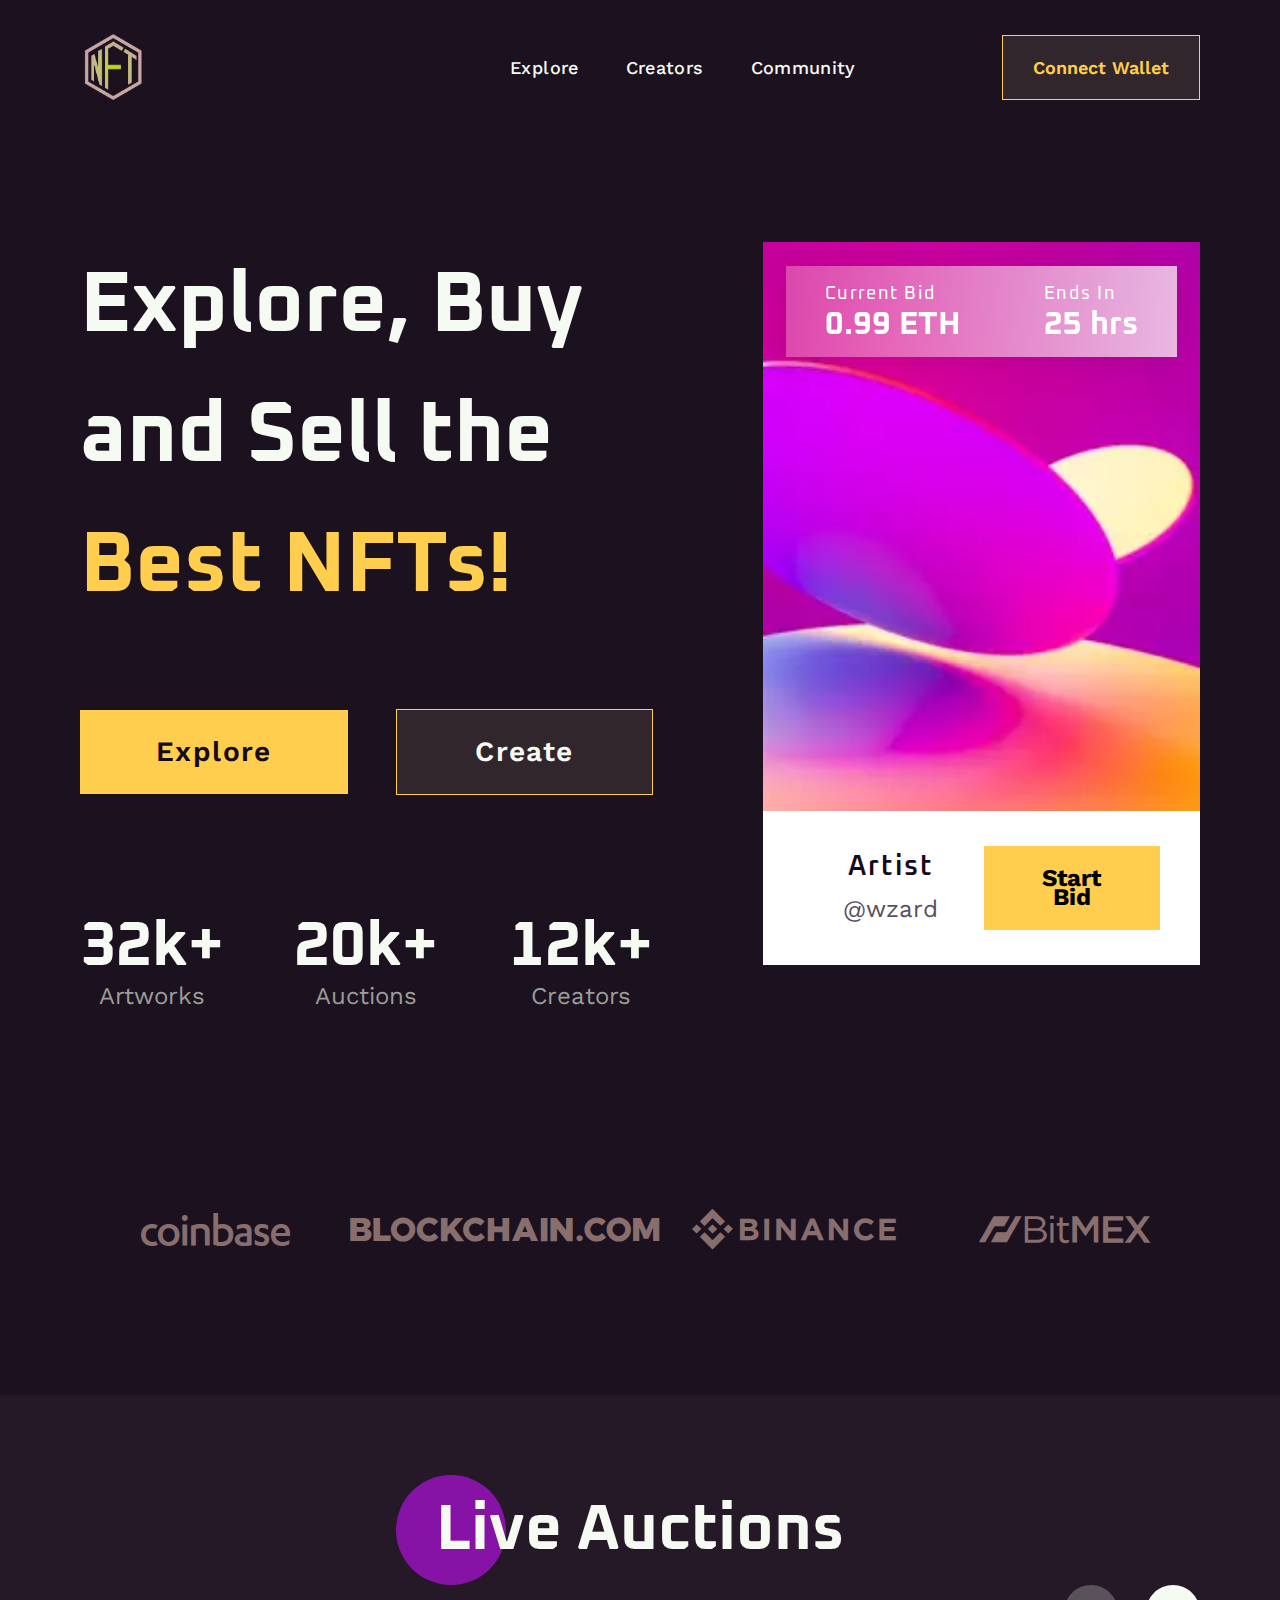
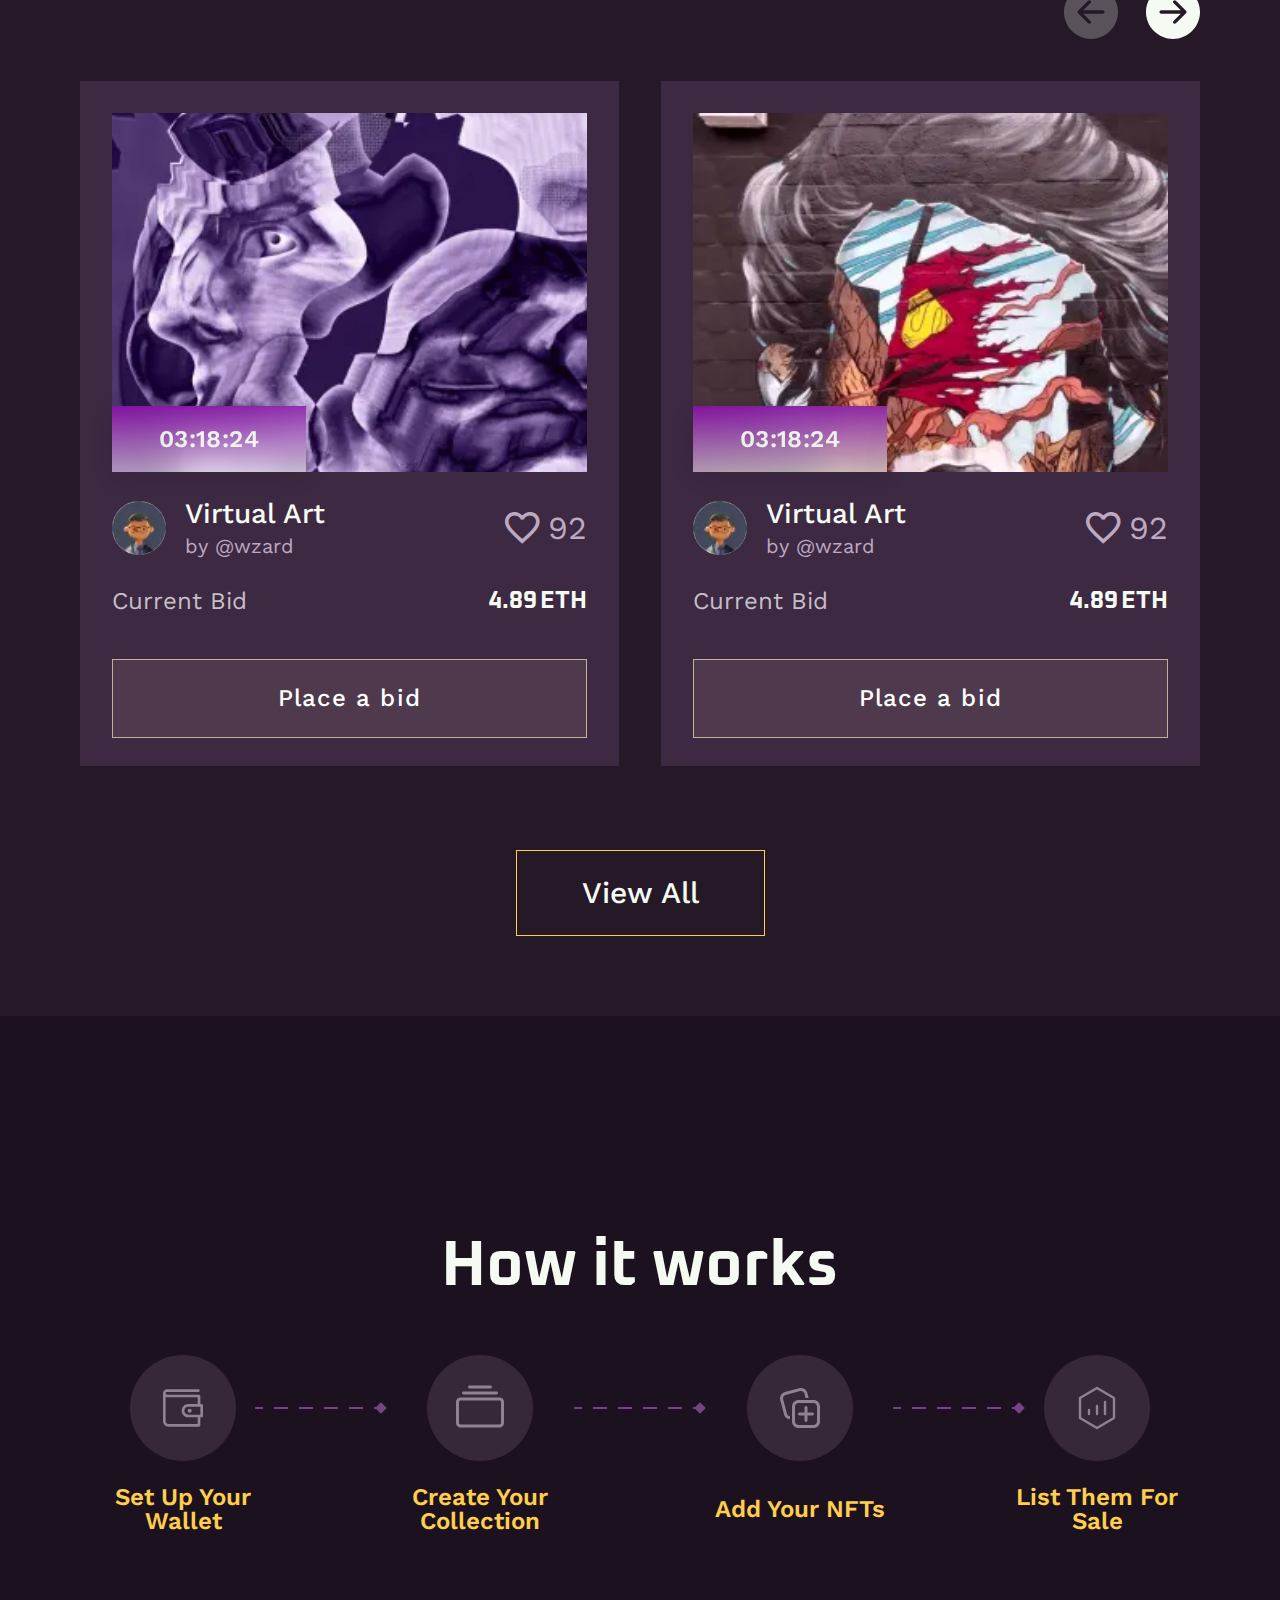
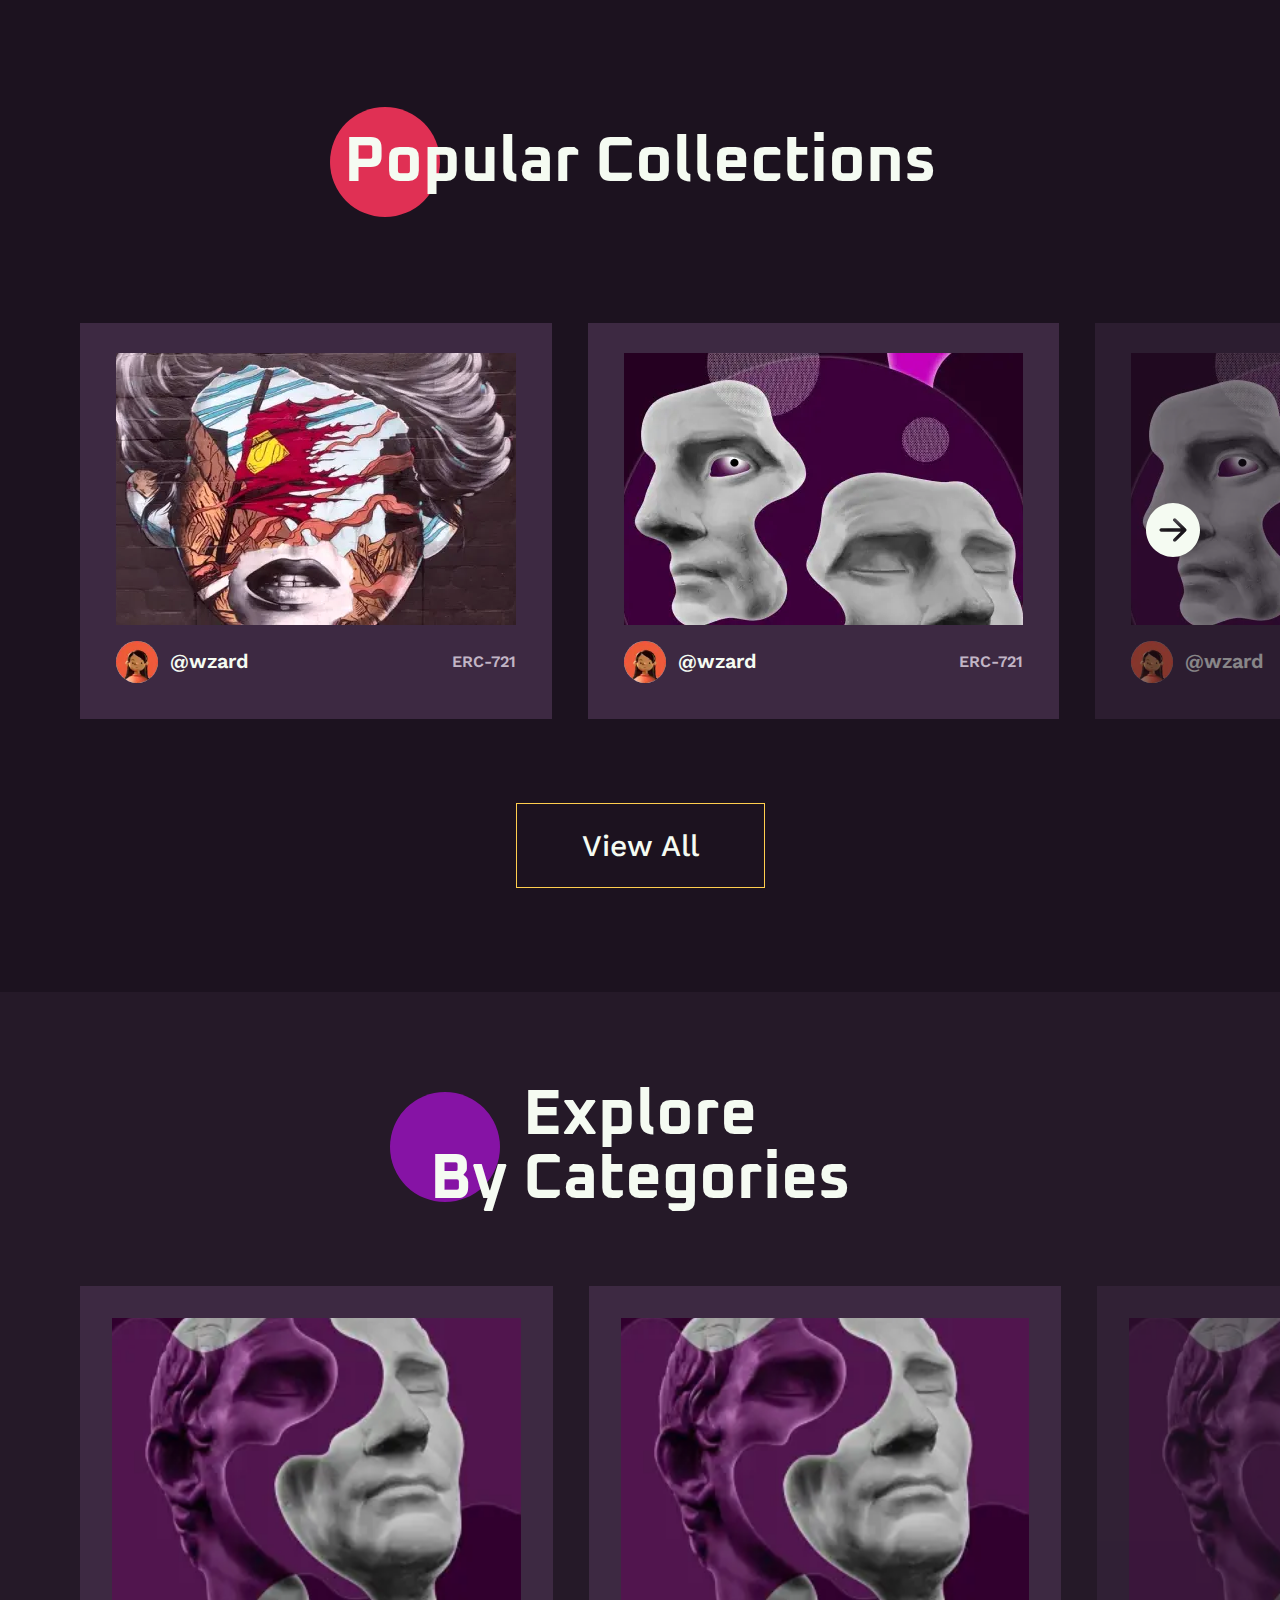
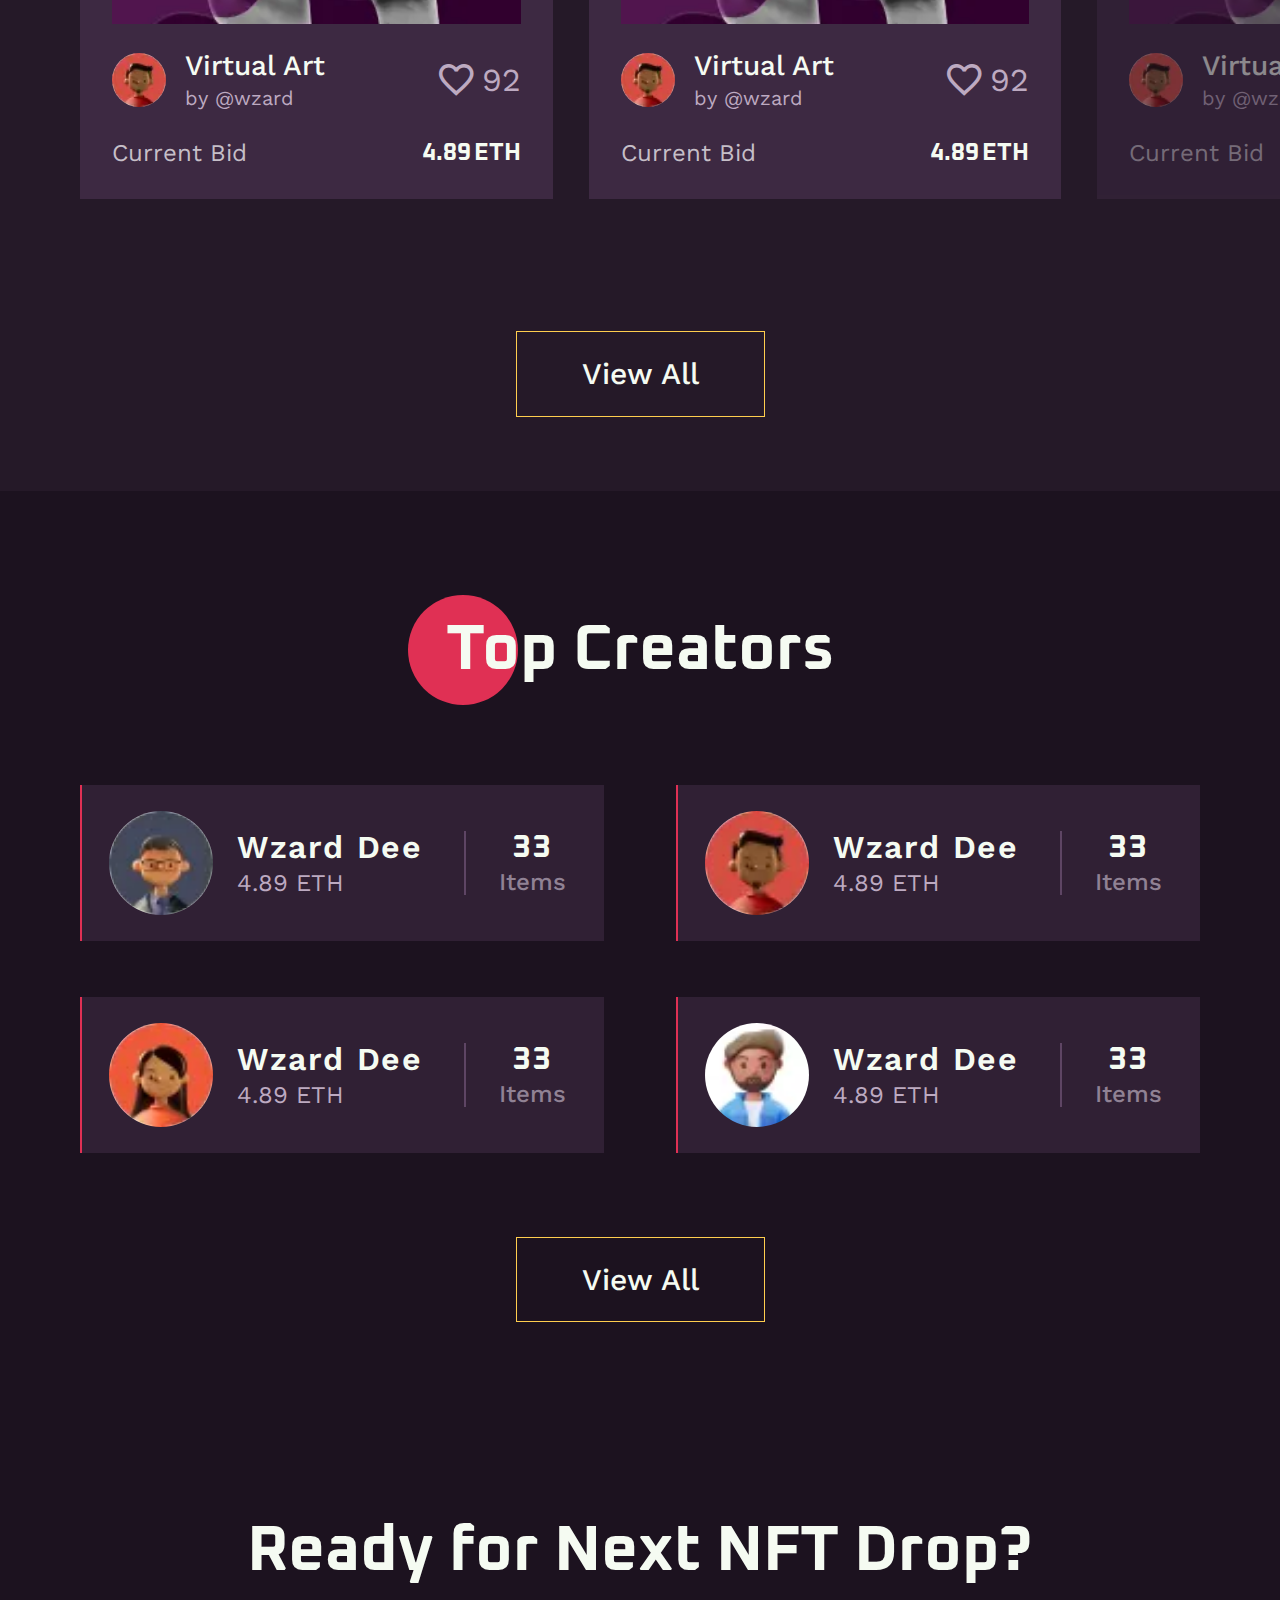
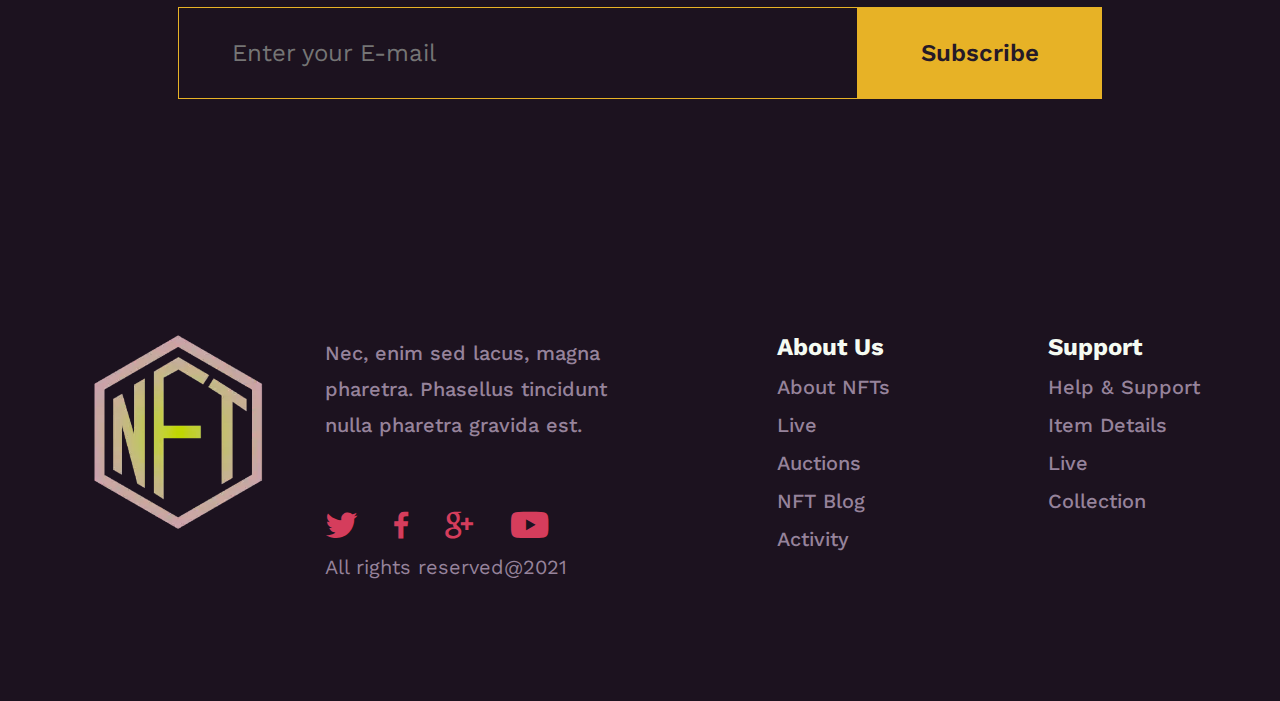
<file: index.html>
<!DOCTYPE html>
<html lang="en">
<head>
	<meta charset="UTF-8">
	<meta http-equiv="X-UA-Compatible" content="IE=edge">
	<meta name="viewport" content="width=device-width, initial-scale=1.0">
	<link rel="stylesheet" href="css/style.min.css?_v=20230708120213">
	<title>NFT</title>

	<link rel="preload" href="fonts/Oxanium-Bold.woff" as="font" type="font/woff">
	<link rel="preload" href="fonts/Oxanium-Bold.woff2" as="font" type="font/woff2">
	<link rel="preload" href="fonts/Oxanium-Medium.woff" as="font" type="font/woff">
	<link rel="preload" href="fonts/Oxanium-Medium.woff2" as="font" type="font/woff2">
	<link rel="preload" href="fonts/Oxanium-SemiBold.woff" as="font" type="font/woff">
	<link rel="preload" href="fonts/Oxanium-SemiBold.woff2" as="font" type="font/woff2">
	<link rel="preload" href="fonts/WorkSans-Bold.woff" as="font" type="font/woff">
	<link rel="preload" href="fonts/WorkSans-Bold.woff2" as="font" type="font/woff2">
	<link rel="preload" href="fonts/WorkSans-Medium.woff" as="font" type="font/woff">
	<link rel="preload" href="fonts/WorkSans-Medium.woff2" as="font" type="font/woff2">
	<link rel="preload" href="fonts/WorkSans-Regular.woff" as="font" type="font/woff">
	<link rel="preload" href="fonts/WorkSans-Regular.woff2" as="font" type="font/woff2">
	<link rel="preload" href="fonts/WorkSans-SemiBold.woff" as="font" type="font/woff">
	<link rel="preload" href="fonts/WorkSans-SemiBold.woff2" as="font" type="font/woff2">
	<link rel="preload" href="fonts/icons.woff" as="font" type="font/woff">
	<link rel="preload" href="fonts/icons.woff2" as="font" type="font/woff2">

	<link rel="apple-touch-icon" sizes="180x180" href="img/icon/apple-touch-icon.png">
	<link rel="icon" type="image/png" sizes="32x32" href="img/icon/favicon-32x32.png">
	<link rel="icon" type="image/png" sizes="16x16" href="img/icon/favicon-16x16.png">
	<link rel="manifest" href="/site.webmanifest">
	<link rel="mask-icon" href="img/icon/safari-pinned-tab.svg" color="#5bbad5">
	<meta name="msapplication-TileColor" content="#603cba">
	<meta name="theme-color" content="#000000">
</head>

<body>
	<div class="wrapper">
		<header class="header">
    <div class="header__container">
        <a href="#" class="header__logo">
            <picture><source srcset="img/logo.webp" type="image/webp"><img src="img/logo.png" alt="logo"></picture>
        </a>
        <nav class="header__menu menu">
            <div class="menu__body">
                <ul class="menu__list">
                    <li class="menu__item">
                        <a href="#" class="menu__link">Explore</a>
                    </li>
                    <li class="menu__item">
                        <a href="#" class="menu__link">Creators</a>
                    </li>
                    <li class="menu__item">
                        <a href="#" class="menu__link">Community</a>
                    </li>
                    <li class="menu__item">
                        <button type="button" class="menu__button">Connect Wallet</button>
                    </li>
                </ul>
            </div>
            <button class="menu__icon icon-menu" type="button">
                <span class="icon-menu__line"></span>
            </button>
        </nav>
    </div>
</header>
		<main class="main">
			<section class="best">
    <div class="best__container">
        <div class="best__content">
            <h1 class="best__title">Explore, Buy and Sell the <span class="best__title-yellow">Best NFTs!</span></h1>
            <div class="best__buttons">
                <button class="best__button _yellow">Explore</button>
                <button class="best__button _transparent">Create</button>
            </div>
            <article class="best__article article-best">
                <div class="article-best__top">
                    <div class="article-best__current">
                        <div class="article-best__current-bid">
                            <p class="article-best__current-text">Current Bid</p>
                            <p class="article-best__current-price">0.99 ETH</p>
                        </div>
                        <div class="article-best__current-bid">
                            <p class="article-best__current-text">Ends in</p>
                            <p class="article-best__current-price">25 hrs</p>
                        </div>
                    </div>
                </div>
                <div class="article-best__footer">
                    <div class="article-best__artist">Artist</div>
                    <a class="article-best__artist-social" href="#">@wzard</a>
                    <button class="article-best__button" type="button">Start Bid</button>
                </div>
            </article>
            <div class="best__numbers">
                <div class="best__artworks">
                    <span class="best__number">32k+</span>
                    <span class="best__subnumber">Artworks</span>
                </div>
                <div class="best__artworks">
                    <span class="best__number">20k+</span>
                    <span class="best__subnumber">Auctions</span>
                </div>
                <div class="best__artworks">
                    <span class="best__number">12k+</span>
                    <span class="best__subnumber">Creators</span>
                </div>
            </div>
            <div class="best__exchanges">
                <a class="_coinbase" href="https://www.coinbase.com/" target="_blank"></a>
                <a class="_blockchain" href="https://www.blockchain.com/" target="_blank"></a>
                <a class="_binance" href="https://www.binance.com/" target="_blank"></a>
                <a class="_bitmex" href="https://www.bitmex.com/" target="_blank"></a>
            </div>
        </div>
    </div>
</section>
			<section class="auctions">
    <div class="auctions__container">
        <div class="auctions__title-wrapper violet-title-wrapper">
            <h2 class="auctions__title violet-title">Live Auctions</h2>
        </div>
        <div class="auctions__slider">
            <div class="auctions__buttons">
                <button class="swiper-button-prev auctions__button-prev" type="button">
                    <img src="img/button-arrow.svg" alt="previosly">
                </button>
                <button class="swiper-button-next auctions__button-next" type="button">
                    <img src="img/button-arrow.svg" alt="next">
                </button>
            </div>
            <div class="swiper auctions__swiper">
                <div class="swiper-wrapper auctions__swiper-wrapper">
                    <div class="swiper-slide auctions__slide slide-card">
                        <div class="auctions__slide-img slide-img">
                            <picture><source srcset="img/auctions-img-1.webp" type="image/webp"><img src="img/auctions-img-1.jpg" alt="picture"></picture>
                            <div class="auctions__time">
                                <span class="time">03:18:24</span>
                            </div>
                        </div>
                        <div class="auctions__social slide-social">
                            <div class="auctions__profile slide-profile">
                                <picture><source srcset="img/auctions-profile-img.webp" type="image/webp"><img src="img/auctions-profile-img.jpg" alt="profile"></picture>
                            </div>
                            <div class="auctions__contacts slide-contacts">
                                <p class="auctions__slide-title slide-title">Virtual Art</p>
                                <span>by <a href="#" class="auctions__slide-link">@wzard</a></span>
                            </div>
                            <div class="auctions__likes slide-likes">
                                <div class="auctions__like _heart"></div>
                                <span class="auctions__like-count">92</span>
                            </div>
                        </div>
                        <div class="auctions__price slide-price ">
                            <p class="auctions__price-current slide-price-current">Current Bid</p>
                            <span class="auctions__price-actual slide-price-actual">4.89</span>
                            <span class="auctions__price-currency">ETH</span>
                        </div>
                        <button class="auctions__button" type="button">Place a bid</button>
                    </div>
                    <div class="swiper-slide auctions__slide slide-card">
                        <div class="auctions__slide-img slide-img">
                            <picture><source srcset="img/auctions-img-2.webp" type="image/webp"><img src="img/auctions-img-2.jpg" alt="picture"></picture>
                            <div class="auctions__time">
                                <span>03:18:24</span>
                            </div>
                        </div>
                        <div class="auctions__social slide-social">
                            <div class="auctions__profile slide-profile">
                                <picture><source srcset="img/auctions-profile-img.webp" type="image/webp"><img src="img/auctions-profile-img.jpg" alt="profile"></picture>
                            </div>
                            <div class="auctions__contacts slide-contacts">
                                <p class="auctions__slide-title slide-title">Virtual Art</p>
                                <span>by <a href="#" class="auctions__slide-link">@wzard</a></span>
                            </div>
                            <div class="auctions__likes slide-likes">
                                <div class="auctions__like _heart"></div>
                                <span class="auctions__like-count">92</span>
                            </div>
                        </div>
                        <div class="auctions__price slide-price">
                            <p class="auctions__price-current slide-price-current">Current Bid</p>
                            <span class="auctions__price-actual slide-price-actual">4.89</span>
                            <span class="auctions__price-currency">ETH</span>
                        </div>
                        <button class="auctions__button" type="button">Place a bid</button>
                    </div>
                    <div class="swiper-slide auctions__slide slide-card">
                        <div class="auctions__slide-img slide-img">
                            <picture><source srcset="img/auctions-img-3.webp" type="image/webp"><img src="img/auctions-img-3.jpg" alt="picture"></picture>
                            <div class="auctions__time">
                                <span>03:18:24</span>
                            </div>
                        </div>
                        <div class="auctions__social slide-social">
                            <div class="auctions__profile slide-profile">
                                <picture><source srcset="img/auctions-profile-img.webp" type="image/webp"><img src="img/auctions-profile-img.jpg" alt="profile"></picture>
                            </div>
                            <div class="auctions__contacts slide-contacts">
                                <p class="auctions__slide-title slide-title">Virtual Art</p>
                                <span>by <a href="#" class="auctions__slide-link">@wzard</a></span>
                            </div>
                            <div class="auctions__likes slide-likes">
                                <div class="auctions__like _heart"></div>
                                <span class="auctions__like-count">92</span>
                            </div>
                        </div>
                        <div class="auctions__price slide-price">
                            <p class="auctions__price-current slide-price-current">Current Bid</p>
                            <span class="auctions__price-actual slide-price-actual">4.89</span>
                            <span class="auctions__price-currency">ETH</span>
                        </div>
                        <button class="auctions__button" type="button">Place a bid</button>
                    </div>
                    <div class="swiper-slide auctions__slide slide-card">
                        <div class="auctions__slide-img slide-img">
                            <picture><source srcset="img/auctions-img-1.webp" type="image/webp"><img src="img/auctions-img-1.jpg" alt="picture"></picture>
                            <div class="auctions__time">
                                <span class="time">03:18:24</span>
                            </div>
                        </div>
                        <div class="auctions__social slide-social">
                            <div class="auctions__profile slide-profile">
                                <picture><source srcset="img/auctions-profile-img.webp" type="image/webp"><img src="img/auctions-profile-img.jpg" alt="profile"></picture>
                            </div>
                            <div class="auctions__contacts slide-contacts">
                                <p class="auctions__slide-title slide-title">Virtual Art</p>
                                <span>by <a href="#" class="auctions__slide-link">@wzard</a></span>
                            </div>
                            <div class="auctions__likes slide-likes">
                                <div class="auctions__like _heart"></div>
                                <span class="auctions__like-count">92</span>
                            </div>
                        </div>
                        <div class="auctions__price slide-price">
                            <p class="auctions__price-current slide-price-current">Current Bid</p>
                            <span class="auctions__price-actual slide-price-actual">4.89</span>
                            <span class="auctions__price-currency">ETH</span>
                        </div>
                        <button class="auctions__button" type="button">Place a bid</button>
                    </div>
                    <div class="swiper-slide auctions__slide slide-card">
                        <div class="auctions__slide-img slide-img">
                            <picture><source srcset="img/auctions-img-1.webp" type="image/webp"><img src="img/auctions-img-1.jpg" alt="picture"></picture>
                            <div class="auctions__time">
                                <span class="time">03:18:24</span>
                            </div>
                        </div>
                        <div class="auctions__social slide-social">
                            <div class="auctions__profile slide-profile">
                                <picture><source srcset="img/auctions-profile-img.webp" type="image/webp"><img src="img/auctions-profile-img.jpg" alt="profile"></picture>
                            </div>
                            <div class="auctions__contacts slide-contacts">
                                <p class="auctions__slide-title slide-title">Virtual Art</p>
                                <span>by <a href="#" class="auctions__slide-link">@wzard</a></span>
                            </div>
                            <div class="auctions__likes slide-likes">
                                <div class="auctions__like _heart"></div>
                                <span class="auctions__like-count">92</span>
                            </div>
                        </div>
                        <div class="auctions__price slide-price">
                            <p class="auctions__price-current slide-price-current">Current Bid</p>
                            <span class="auctions__price-actual slide-price-actual">4.89</span>
                            <span class="auctions__price-currency">ETH</span>
                        </div>
                        <button class="auctions__button" type="button">Place a bid</button>
                    </div>
                </div>
            </div>
        </div>
        <button class="auctions__all-button all-button" type="button">View All</button>
    </div>
</section>
			<section class="howit">
    <div class="howit__container">
        <h2 class="howit__title">How it works</h2>
        <div class="howit__list">
            <div class="howit__icon">
                <img src="img/wallet.svg" alt="Set up your wallet">
            </div>
            <p class="howit__text howit__text-1">Set up your wallet</p>
            <div class="howit__arrow"></div>
            <div class="howit__icon">
                <img src="img/collection.svg" alt="Create your collection">
            </div>
            <p class="howit__text howit__text-2">Create your collection</p>
            <div class="howit__arrow"></div>
            <div class="howit__icon">
                <img src="img/add-nft.svg" alt="Add your NFTs">
            </div>
            <p class="howit__text howit__text-3">Add your NFTs</p>
            <div class="howit__arrow"></div>
            <div class="howit__icon">
                <img src="img/sales.svg" alt="List them for sale">
            </div>
            <p class="howit__text howit__text-4">List them for sale</p>
        </div>
    </div>
</section>
			<section class="collections">
    <div class="collections__container">
        <div class="collections__title-wrapper red-title-wrapper">
            <h2 class="collections__title red-title">Popular Collections</h2>
        </div>
        <div class="collections__slider">
            <div class="collections__buttons">
                <button class="swiper-button-prev collections__button-prev" type="button">
                    <img src="img/button-arrow.svg" alt="previosly">
                </button>
                <button class="swiper-button-next collections__button-next" type="button">
                    <img src="img/button-arrow.svg" alt="next">
                </button>
            </div>
            <div class="swiper collections__swiper">
                <div class="swiper-wrapper collections__swiper-wrapper">
                    <div class="swiper-slide collections__slide">
                        <div class="collections__slide-img">
                            <picture><source srcset="img/s-collections-1.webp" type="image/webp"><img src="img/s-collections-1.jpg" alt="picture"></picture>
                        </div>
                        <div class="collections__social">
                            <div class="collections__profile">
                                <picture><source srcset="img/s-collections-profile.webp" type="image/webp"><img src="img/s-collections-profile.jpg" alt="profile"></picture>
                            </div>
                            <a href="#" class="collections__slide-link">@wzard</a>
                            <p class="collections__erc">ERC-721</p>
                        </div>
                    </div>
                    <div class="swiper-slide collections__slide">
                        <div class="collections__slide-img">
                            <picture><source srcset="img/s-collections-2.webp" type="image/webp"><img src="img/s-collections-2.jpg" alt="picture"></picture>
                        </div>
                        <div class="collections__social">
                            <div class="collections__profile">
                                <picture><source srcset="img/s-collections-profile.webp" type="image/webp"><img src="img/s-collections-profile.jpg" alt="profile"></picture>
                            </div>
                            <a href="#" class="collections__slide-link">@wzard</a>
                            <p class="collections__erc">ERC-721</p>
                        </div>
                    </div>
                    <div class="swiper-slide collections__slide">
                        <div class="collections__slide-img">
                            <picture><source srcset="img/s-collections-2.webp" type="image/webp"><img src="img/s-collections-2.jpg" alt="picture"></picture>
                        </div>
                        <div class="collections__social">
                            <div class="collections__profile">
                                <picture><source srcset="img/s-collections-profile.webp" type="image/webp"><img src="img/s-collections-profile.jpg" alt="profile"></picture>
                            </div>
                            <a href="#" class="collections__slide-link">@wzard</a>
                            <p class="collections__erc">ERC-721</p>
                        </div>
                    </div>
                    <div class="swiper-slide collections__slide">
                        <div class="collections__slide-img">
                            <picture><source srcset="img/s-collections-1.webp" type="image/webp"><img src="img/s-collections-1.jpg" alt="picture"></picture>
                        </div>
                        <div class="collections__social">
                            <div class="collections__profile">
                                <picture><source srcset="img/s-collections-profile.webp" type="image/webp"><img src="img/s-collections-profile.jpg" alt="profile"></picture>
                            </div>
                            <a href="#" class="collections__slide-link">@wzard</a>
                            <p class="collections__erc">ERC-721</p>
                        </div>
                    </div>
                    <div class="swiper-slide collections__slide">
                        <div class="collections__slide-img">
                            <picture><source srcset="img/s-collections-1.webp" type="image/webp"><img src="img/s-collections-1.jpg" alt="picture"></picture>
                        </div>
                        <div class="collections__social">
                            <div class="collections__profile">
                                <picture><source srcset="img/s-collections-profile.webp" type="image/webp"><img src="img/s-collections-profile.jpg" alt="profile"></picture>
                            </div>
                            <a href="#" class="collections__slide-link">@wzard</a>
                            <p class="collections__erc">ERC-721</p>
                        </div>
                    </div>
                    <div class="swiper-slide collections__slide">
                        <div class="collections__slide-img">
                            <picture><source srcset="img/s-collections-2.webp" type="image/webp"><img src="img/s-collections-2.jpg" alt="picture"></picture>
                        </div>
                        <div class="collections__social">
                            <div class="collections__profile">
                                <picture><source srcset="img/s-collections-profile.webp" type="image/webp"><img src="img/s-collections-profile.jpg" alt="profile"></picture>
                            </div>
                            <a href="#" class="collections__slide-link">@wzard</a>
                            <p class="collections__erc">ERC-721</p>
                        </div>
                    </div>
                </div>
            </div>
        </div>
        <button class="collections__all-button all-button" type="button">View All</button>
    </div>
</section>
			<section class="categories">
    <div class="categories__container">
        <div class="categories__title-wrapper violet-title-wrapper">
            <h2 class="categories__title violet-title">Explore <br> By Categories</h2>
        </div>
        <div class="categories__slider">
            <div class="swiper categories__swiper">
                <div class="swiper-wrapper categories__swiper-wrapper">
                    <div class="swiper-slide categories__slide slide-card ">
                        <div class="categories__slide-img slide-img">
                            <picture><source srcset="img/categories-img-1.webp" type="image/webp"><img class="_open" src="img/categories-img-1.jpg" alt="picture"></picture>
                            <button type="button" class="categories__slide-button">Place a Bid</button>
                        </div>
                        <div class="categories__social slide-social">
                            <div class="categories__profile slide-profile">
                                <picture><source srcset="img/categories-profile-img.webp" type="image/webp"><img src="img/categories-profile-img.jpg" alt="profile"></picture>
                            </div>
                            <div class="categories__contacts slide-contacts">
                                <p class="categories__slide-title slide-title">Virtual Art</p>
                                <span>by <a href="#" class="categories__slide-link">@wzard</a></span>
                            </div>
                            <div class="categories__likes slide-likes">
                                <div class="categories__like _heart"></div>
                                <span class="categories__like-count">92</span>
                            </div>
                        </div>
                        <div class="categories__price slide-price">
                            <p class="categories__price-current slide-price-current">Current Bid</p>
                            <span class="categories__price-actual slide-price-actual">4.89</span>
                            <span class="categories__price-currency">ETH</span>
                        </div>
                    </div>
                    <div class="swiper-slide categories__slide slide-card ">
                        <div class="categories__slide-img slide-img">
                            <picture><source srcset="img/categories-img-1.webp" type="image/webp"><img class="_open" src="img/categories-img-1.jpg" alt="picture"></picture>
                            <button type="button" class="categories__slide-button">Place a Bid</button>
                        </div>
                        <div class="categories__social slide-social">
                            <div class="categories__profile slide-profile">
                                <picture><source srcset="img/categories-profile-img.webp" type="image/webp"><img src="img/categories-profile-img.jpg" alt="profile"></picture>
                            </div>
                            <div class="categories__contacts slide-contacts">
                                <p class="categories__slide-title slide-title">Virtual Art</p>
                                <span>by <a href="#" class="categories__slide-link">@wzard</a></span>
                            </div>
                            <div class="categories__likes slide-likes">
                                <div class="categories__like _heart"></div>
                                <span class="categories__like-count">92</span>
                            </div>
                        </div>
                        <div class="categories__price slide-price">
                            <p class="categories__price-current slide-price-current">Current Bid</p>
                            <span class="categories__price-actual slide-price-actual">4.89</span>
                            <span class="categories__price-currency">ETH</span>
                        </div>
                    </div>
                    <div class="swiper-slide categories__slide slide-card ">
                        <div class="categories__slide-img slide-img">
                            <picture><source srcset="img/categories-img-1.webp" type="image/webp"><img class="_open" src="img/categories-img-1.jpg" alt="picture"></picture>
                            <button type="button" class="categories__slide-button">Place a Bid</button>
                        </div>
                        <div class="categories__social slide-social">
                            <div class="categories__profile slide-profile">
                                <picture><source srcset="img/categories-profile-img.webp" type="image/webp"><img src="img/categories-profile-img.jpg" alt="profile"></picture>
                            </div>
                            <div class="categories__contacts slide-contacts">
                                <p class="categories__slide-title slide-title">Virtual Art</p>
                                <span>by <a href="#" class="categories__slide-link">@wzard</a></span>
                            </div>
                            <div class="categories__likes slide-likes">
                                <div class="categories__like _heart"></div>
                                <span class="categories__like-count">92</span>
                            </div>
                        </div>
                        <div class="categories__price slide-price">
                            <p class="categories__price-current slide-price-current">Current Bid</p>
                            <span class="categories__price-actual slide-price-actual">4.89</span>
                            <span class="categories__price-currency">ETH</span>
                        </div>
                    </div>
                    <div class="swiper-slide categories__slide slide-card ">
                        <div class="categories__slide-img slide-img">
                            <picture><source srcset="img/categories-img-1.webp" type="image/webp"><img class="_open" src="img/categories-img-1.jpg" alt="picture"></picture>
                            <button type="button" class="categories__slide-button">Place a Bid</button>
                        </div>
                        <div class="categories__social slide-social">
                            <div class="categories__profile slide-profile">
                                <picture><source srcset="img/categories-profile-img.webp" type="image/webp"><img src="img/categories-profile-img.jpg" alt="profile"></picture>
                            </div>
                            <div class="categories__contacts slide-contacts">
                                <p class="categories__slide-title slide-title">Virtual Art</p>
                                <span>by <a href="#" class="categories__slide-link">@wzard</a></span>
                            </div>
                            <div class="categories__likes slide-likes">
                                <div class="categories__like _heart"></div>
                                <span class="categories__like-count">92</span>
                            </div>
                        </div>
                        <div class="categories__price slide-price">
                            <p class="categories__price-current slide-price-current">Current Bid</p>
                            <span class="categories__price-actual slide-price-actual">4.89</span>
                            <span class="categories__price-currency">ETH</span>
                        </div>
                    </div>
                    <div class="swiper-slide categories__slide slide-card ">
                        <div class="categories__slide-img slide-img">
                            <picture><source srcset="img/categories-img-1.webp" type="image/webp"><img class="_open" src="img/categories-img-1.jpg" alt="picture"></picture>
                            <button type="button" class="categories__slide-button">Place a Bid</button>
                        </div>
                        <div class="categories__social slide-social">
                            <div class="categories__profile slide-profile">
                                <picture><source srcset="img/categories-profile-img.webp" type="image/webp"><img src="img/categories-profile-img.jpg" alt="profile"></picture>
                            </div>
                            <div class="categories__contacts slide-contacts">
                                <p class="categories__slide-title slide-title">Virtual Art</p>
                                <span>by <a href="#" class="categories__slide-link">@wzard</a></span>
                            </div>
                            <div class="categories__likes slide-likes">
                                <div class="categories__like _heart"></div>
                                <span class="categories__like-count">92</span>
                            </div>
                        </div>
                        <div class="categories__price slide-price">
                            <p class="categories__price-current slide-price-current">Current Bid</p>
                            <span class="categories__price-actual slide-price-actual">4.89</span>
                            <span class="categories__price-currency">ETH</span>
                        </div>
                    </div>
                    <div class="swiper-slide categories__slide slide-card ">
                        <div class="categories__slide-img slide-img">
                            <picture><source srcset="img/categories-img-1.webp" type="image/webp"><img class="_open" src="img/categories-img-1.jpg" alt="picture"></picture>
                            <button type="button" class="categories__slide-button">Place a Bid</button>
                        </div>
                        <div class="categories__social slide-social">
                            <div class="categories__profile slide-profile">
                                <picture><source srcset="img/categories-profile-img.webp" type="image/webp"><img src="img/categories-profile-img.jpg" alt="profile"></picture>
                            </div>
                            <div class="categories__contacts slide-contacts">
                                <p class="categories__slide-title slide-title">Virtual Art</p>
                                <span>by <a href="#" class="categories__slide-link">@wzard</a></span>
                            </div>
                            <div class="categories__likes slide-likes">
                                <div class="categories__like _heart"></div>
                                <span class="categories__like-count">92</span>
                            </div>
                        </div>
                        <div class="categories__price slide-price">
                            <p class="categories__price-current slide-price-current">Current Bid</p>
                            <span class="categories__price-actual slide-price-actual">4.89</span>
                            <span class="categories__price-currency">ETH</span>
                        </div>
                    </div>
                    <div class="swiper-slide categories__slide slide-card ">
                        <div class="categories__slide-img slide-img">
                            <picture><source srcset="img/categories-img-1.webp" type="image/webp"><img class="_open" src="img/categories-img-1.jpg" alt="picture"></picture>
                            <button type="button" class="categories__slide-button">Place a Bid</button>
                        </div>
                        <div class="categories__social slide-social">
                            <div class="categories__profile slide-profile">
                                <picture><source srcset="img/categories-profile-img.webp" type="image/webp"><img src="img/categories-profile-img.jpg" alt="profile"></picture>
                            </div>
                            <div class="categories__contacts slide-contacts">
                                <p class="categories__slide-title slide-title">Virtual Art</p>
                                <span>by <a href="#" class="categories__slide-link">@wzard</a></span>
                            </div>
                            <div class="categories__likes slide-likes">
                                <div class="categories__like _heart"></div>
                                <span class="categories__like-count">92</span>
                            </div>
                        </div>
                        <div class="categories__price slide-price">
                            <p class="categories__price-current slide-price-current">Current Bid</p>
                            <span class="categories__price-actual slide-price-actual">4.89</span>
                            <span class="categories__price-currency">ETH</span>
                        </div>
                    </div>
                    <div class="swiper-slide categories__slide slide-card ">
                        <div class="categories__slide-img slide-img">
                            <picture><source srcset="img/categories-img-1.webp" type="image/webp"><img class="_open" src="img/categories-img-1.jpg" alt="picture"></picture>
                            <button type="button" class="categories__slide-button">Place a Bid</button>
                        </div>
                        <div class="categories__social slide-social">
                            <div class="categories__profile slide-profile">
                                <picture><source srcset="img/categories-profile-img.webp" type="image/webp"><img src="img/categories-profile-img.jpg" alt="profile"></picture>
                            </div>
                            <div class="categories__contacts slide-contacts">
                                <p class="categories__slide-title slide-title">Virtual Art</p>
                                <span>by <a href="#" class="categories__slide-link">@wzard</a></span>
                            </div>
                            <div class="categories__likes slide-likes">
                                <div class="categories__like _heart"></div>
                                <span class="categories__like-count">92</span>
                            </div>
                        </div>
                        <div class="categories__price slide-price">
                            <p class="categories__price-current slide-price-current">Current Bid</p>
                            <span class="categories__price-actual slide-price-actual">4.89</span>
                            <span class="categories__price-currency">ETH</span>
                        </div>
                    </div>
                </div>
            </div>
        </div>
        <button class="categories__all-button all-button" type="button">View All</button>
    </div>
</section>
			<section class="creators">
    <div class="creators__container">
        <div class="creators__title-wrapper red-title-wrapper">
            <h2 class="creators__title red-title">Top Creators</h2>
        </div>
        <ul class="creators__list">
            <li class="creators__creator creator">
                <a href="#" class="creator__profile">
                    <picture><source srcset="img/creator-1.webp" type="image/webp"><img src="img/creator-1.jpg" alt="creator-1"></picture>
                </a>
                <div class="creator__data">
                    <p class="creator__name">Wzard Dee</p>
                    <p class="creator__price">4.89 ETH</p>
                </div>
                <div class="creator__item">
                    <p class="creator__count">33</p>
                    <p class="creator__items">Items</p>
                </div>
            </li>
            <li class="creators__creator creator">
                <a href="#" class="creator__profile">
                    <picture><source srcset="img/creator-2.webp" type="image/webp"><img src="img/creator-2.jpg" alt="creator-2"></picture>
                </a>
                <div class="creator__data">
                    <p class="creator__name">Wzard Dee</p>
                    <p class="creator__price">4.89 ETH</p>
                </div>
                <div class="creator__item">
                    <p class="creator__count">33</p>
                    <p class="creator__items">Items</p>
                </div>
            </li>
            <li class="creators__creator creator">
                <a href="#" class="creator__profile">
                    <picture><source srcset="img/creator-3.webp" type="image/webp"><img src="img/creator-3.jpg" alt="creator-3"></picture>
                </a>
                <div class="creator__data">
                    <p class="creator__name">Wzard Dee</p>
                    <p class="creator__price">4.89 ETH</p>
                </div>
                <div class="creator__item">
                    <p class="creator__count">33</p>
                    <p class="creator__items">Items</p>
                </div>
            </li>
            <li class="creators__creator creator">
                <a href="#" class="creator__profile">
                    <picture><source srcset="img/creator-4.webp" type="image/webp"><img src="img/creator-4.jpg" alt="creator-4"></picture>
                </a>
                <div class="creator__data">
                    <p class="creator__name">Wzard Dee</p>
                    <p class="creator__price">4.89 ETH</p>
                </div>
                <div class="creator__item">
                    <p class="creator__count">33</p>
                    <p class="creator__items">Items</p>
                </div>
            </li>
        </ul>
        <button class="creators__all-button all-button" type="button">View All</button>

    </div>
</section>
			<section class="subscribe">
    <div class="subscribe__container">
        <h3 class="subscribe__title">Ready for Next NFT Drop?</h3>
        <form action="POST" class="subscribe__form">
            <input type="email" class="subscribe__input" placeholder="Enter your E-mail">
            <button type="submit" class="subscribe__button">Subscribe</button>
        </form>
    </div>
</section>
		</main>
		<footer class="footer">
    <div class="footer__container">
        <a href="#" class="footer__logo">
            <picture><source srcset="img/logo.webp" type="image/webp"><img class="footer__logo-img" src="img/logo.png" alt="logo"></picture>
        </a>
        <p class="footer__description">
            Nec, enim sed lacus, magna pharetra. Phasellus tincidunt nulla pharetra gravida est.
        </p>
        <ul class="footer__about footer-list">
            <li class="footer-list__item">
                <p>About Us</p>
            </li>
            <li class="footer-list__item">
                <a href="#">About NFTs</a>
            </li>
            <li class="footer-list__item">
                <a href="#">Live</a>
            </li>
            <li class="footer-list__item">
                <a href="#">Auctions</a>
            </li>
            <li class="footer-list__item">
                <a href="#">NFT Blog</a>
            </li>
            <li class="footer-list__item">
                <a href="#">Activity</a>
            </li>
        </ul>
        <ul class="footer__support footer-list">
            <li class="footer-list__item">
                <p>Support</p>
            </li>
            <li class="footer-list__item">
                <a href="#">Help & Support</a>
            </li>
            <li class="footer-list__item">
                <a href="#">Item Details</a>
            </li>
            <li class="footer-list__item">
                <a href="#">Live</a>
            </li>
            <li class="footer-list__item">
                <a href="#">Collection</a>
            </li>
        </ul>
        <ul class="footer__social">
            <li class="footer__social-item">
                <a href="#" class="footer__twitter _twitter"></a>
            </li>
            <li class="footer__social-item">
                <a href="#" class="footer__facebook _facebook"></a>
            </li>
            <li class="footer__social-item">
                <a href="#" class="footer__google _google"></a>
            </li>
            <li class="footer__social-item">
                <a href="#" class="footer__youtube _youtube"></a>
            </li>
        </ul>
        <p class="footer__rights">All rights reserved@2021</p>
    </div>
</footer>
		<script src="js/app.min.js?_v=20230708120213"></script>
		
	</div>
</body>


</html>
</file>
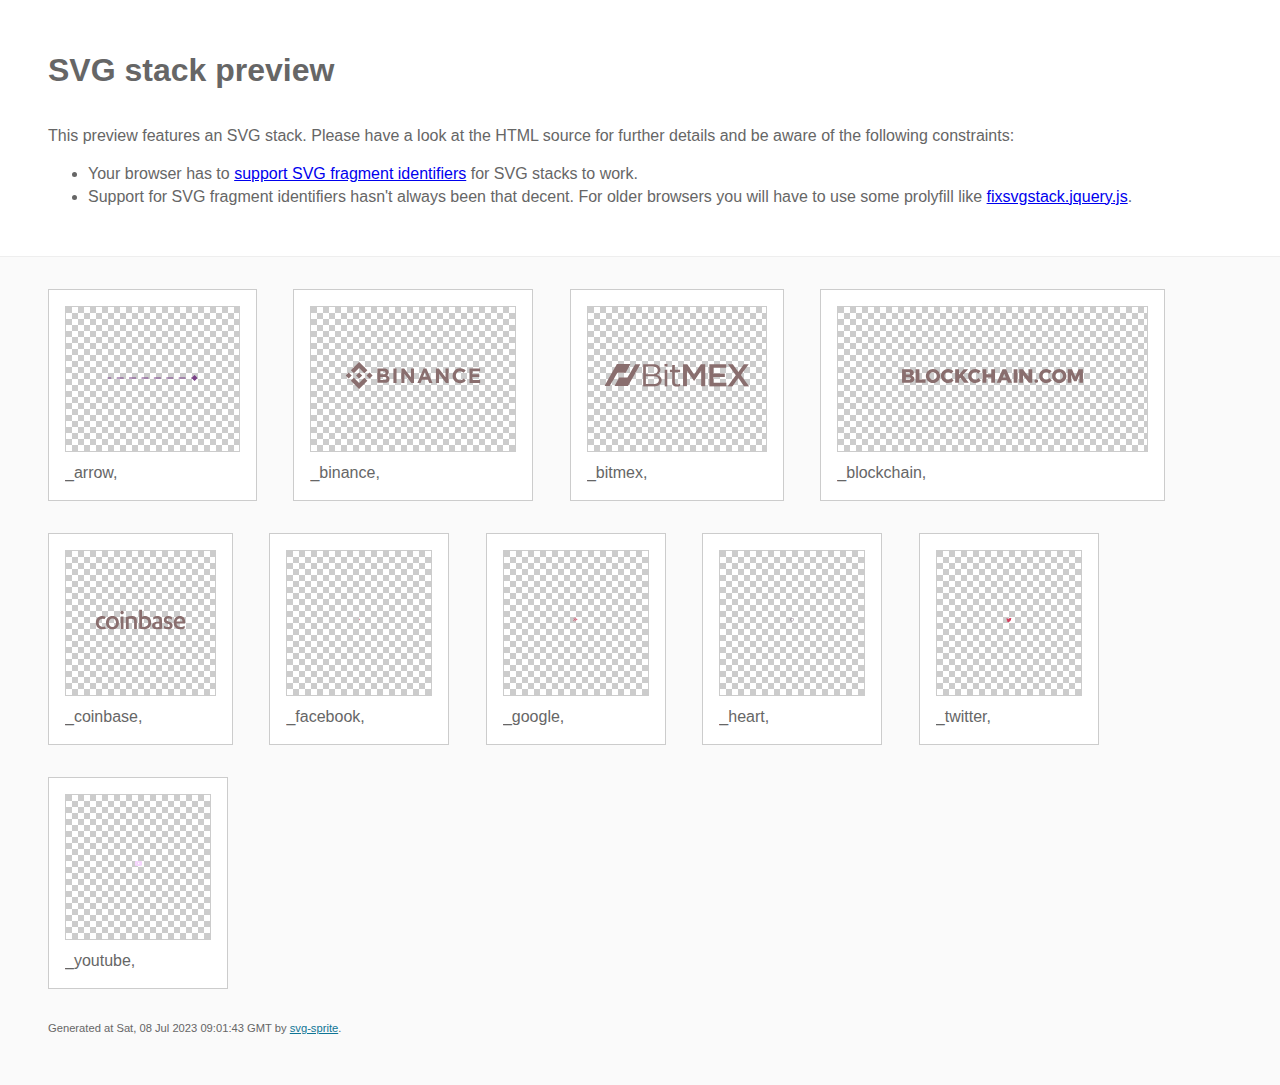
<file: img/stack/sprite.stack.html>
<!doctype html>
<html lang="en">
    <head>
        <meta charset="utf-8">
        <title>SVG stack preview | svg-sprite</title>
        <style>
            body {
                padding: 0;
                margin: 0;
                color: #666;
                background: #fafafa;
                font-family: Arial, Helvetica, sans-serif;
                font-size: 1em;
                line-height: 1.4;
            }

            header {
                display: block;
                padding: 3em 3em 2em;
                background-color: #fff;
            }

            header p {
                margin: 2em 0 0;
            }

            section {
                border-top: 1px solid #eee;
                padding: 2em 3em 0;
            }

            section ul {
                margin: 0;
                padding: 0;
            }

            section li {
                display: inline-block;
                background-color: #fff;
                position: relative;
                margin: 0 2em 2em 0;
                vertical-align: top;
                border: 1px solid #ccc;
                padding: 1em 1em 3em;
                cursor: default;
            }

            .icon-box {
                margin: 0;
                width: 144px;
                height: 144px;
                position: relative;
                background: #ccc url("data:image/svg+xml,%3Csvg xmlns='http://www.w3.org/2000/svg' width='12' height='12'%3E%3Cpath fill='%23fff' d='M6 0h6v6H6zM0 6h6v6H0z'/%3E%3C/svg%3E") top left repeat;
                border: 1px solid #ccc;
                display: table-cell;
                vertical-align: middle;
                text-align: center;
            }

            .icon {
                display: inline-block;
            }

            h1 {
                margin-top: 0;
            }

            h2 {
                margin: 0;
                padding: 0;
                font-size: 1em;
                font-weight: 400;
                white-space: nowrap;
                overflow: hidden;
                text-overflow: ellipsis;
                position: absolute;
                left: 1em;
                right: 1em;
                bottom: 1em;
            }

            footer {
                display: block;
                margin: 0;
                padding: 0 3em 3em;
            }

            footer p {
                margin: 0;
                font-size: .7em;
            }

            footer a {
                color: #0f7595;
                margin-left: 0;
            }
        </style>

<!--
Sprite shape dimensions
====================================================================================================
You will need to set the sprite shape dimensions via CSS when you use them as stack SVGs, otherwise
they would become a huge 100% in size. You may use the following dimension classes for doing so.
They might well be outsourced to an external stylesheet of course.
-->

<style>
 .svg-_arrow-dims { width: 173px; height: 12px; }
 .svg-_binance-dims { width: 204px; height: 41px; }
 .svg-_bitmex-dims { width: 178px; height: 29px; }
 .svg-_blockchain-dims { width: 309px; height: 24px; }
 .svg-_coinbase-dims { width: 149px; height: 33px; }
 .svg-_facebook-dims { width: 15px; height: 27px; }
 .svg-_google-dims { width: 29px; height: 27px; }
 .svg-_heart-dims { width: 28px; height: 26px; }
 .svg-_twitter-dims { width: 34px; height: 28px; }
 .svg-_youtube-dims { width: 39px; height: 27px; }
</style>

<!--
====================================================================================================
-->

    </head>
    <body>
        <header>
            <h1>SVG stack preview</h1>
            <p>This preview features an SVG stack. Please have a look at the HTML source for further details and be aware of the following constraints:</p>
            <ul>
                <li>Your browser has to <a href="https://caniuse.com/svg-fragment" target="_blank" rel="noopener noreferrer">support SVG fragment identifiers</a> for SVG stacks to work.</li>
                <li>Support for SVG fragment identifiers hasn't always been that decent. For older browsers you will have to use some prolyfill like <a href="https://github.com/preciousforever/SVG-Stacker/blob/master/fixsvgstack.jquery.js" target="_blank" rel="noopener noreferrer">fixsvgstack.jquery.js</a>.</li>
            </ul>
        </header>
        <section>

<!--
SVG stack
====================================================================================================
These SVG images make use of fragment identifiers (IDs) to reference certain portions of the
external sprite. By default, all shapes inside the sprite are hidden by CSS. The `:target` pseudo
selector is used to show the very shape that is referenced by the fragment identifier.
-->

            <ul>

             <li title="_arrow">
                    <div class="icon-box">
                        <img src="../icons/icons.svg#_arrow" class="svg-_arrow-dims" alt="_arrow">
                    </div>
                    <h2>_arrow, </h2>
                </li>
             <li title="_binance">
                    <div class="icon-box">
                        <img src="../icons/icons.svg#_binance" class="svg-_binance-dims" alt="_binance">
                    </div>
                    <h2>_binance, </h2>
                </li>
             <li title="_bitmex">
                    <div class="icon-box">
                        <img src="../icons/icons.svg#_bitmex" class="svg-_bitmex-dims" alt="_bitmex">
                    </div>
                    <h2>_bitmex, </h2>
                </li>
             <li title="_blockchain">
                    <div class="icon-box">
                        <img src="../icons/icons.svg#_blockchain" class="svg-_blockchain-dims" alt="_blockchain">
                    </div>
                    <h2>_blockchain, </h2>
                </li>
             <li title="_coinbase">
                    <div class="icon-box">
                        <img src="../icons/icons.svg#_coinbase" class="svg-_coinbase-dims" alt="_coinbase">
                    </div>
                    <h2>_coinbase, </h2>
                </li>
             <li title="_facebook">
                    <div class="icon-box">
                        <img src="../icons/icons.svg#_facebook" class="svg-_facebook-dims" alt="_facebook">
                    </div>
                    <h2>_facebook, </h2>
                </li>
             <li title="_google">
                    <div class="icon-box">
                        <img src="../icons/icons.svg#_google" class="svg-_google-dims" alt="_google">
                    </div>
                    <h2>_google, </h2>
                </li>
             <li title="_heart">
                    <div class="icon-box">
                        <img src="../icons/icons.svg#_heart" class="svg-_heart-dims" alt="_heart">
                    </div>
                    <h2>_heart, </h2>
                </li>
             <li title="_twitter">
                    <div class="icon-box">
                        <img src="../icons/icons.svg#_twitter" class="svg-_twitter-dims" alt="_twitter">
                    </div>
                    <h2>_twitter, </h2>
                </li>
             <li title="_youtube">
                    <div class="icon-box">
                        <img src="../icons/icons.svg#_youtube" class="svg-_youtube-dims" alt="_youtube">
                    </div>
                    <h2>_youtube, </h2>
                </li>
         </ul>

<!--
====================================================================================================
-->

        </section>
        <footer>
            <p>Generated at Sat, 08 Jul 2023 09:01:43 GMT by <a href="https://github.com/svg-sprite/svg-sprite" target="_blank" rel="noopener noreferrer">svg-sprite</a>.</p>
        </footer>
    </body>
</html>
</file>
<file: css/style.min.css>
@charset "UTF-8";*{padding:0;margin:0;border:0}*,:after,:before{-webkit-box-sizing:border-box;box-sizing:border-box}:active,:focus{outline:0}a:active,a:focus{outline:0}aside,footer,header,nav{display:block}body,html{height:100%;width:100%;font-size:100%;line-height:1;font-size:14px;-ms-text-size-adjust:100%;-moz-text-size-adjust:100%;-webkit-text-size-adjust:100%}button,input,textarea{font-family:inherit}input::-moz-clear,input::-ms-clear,input::-webkit-clear-button{display:none}button{cursor:pointer;color:inherit;background-color:inherit}button::-moz-focus-inner{padding:0;border:0}a,a:visited{text-decoration:none}a:hover{text-decoration:none}a{text-decoration:none;color:inherit}ul li{list-style:none}img{vertical-align:top}h1,h2,h3,h4,h5,h6{font-size:inherit;font-weight:inherit}input[type=search]::-webkit-search-cancel-button{display:none}@font-face{font-family:Oxanium;font-display:swap;src:url(../fonts/Oxanium-Bold.woff2) format("woff2"),url(../fonts/Oxanium-Bold.woff) format("woff");font-weight:700;font-style:normal}@font-face{font-family:Oxanium;font-display:swap;src:url(../fonts/Oxanium-Medium.woff2) format("woff2"),url(../fonts/Oxanium-Medium.woff) format("woff");font-weight:500;font-style:normal}@font-face{font-family:Oxanium;font-display:swap;src:url(../fonts/Oxanium-SemiBold.woff2) format("woff2"),url(../fonts/Oxanium-SemiBold.woff) format("woff");font-weight:600;font-style:normal}@font-face{font-family:WorkSans;font-display:swap;src:url(../fonts/WorkSans-Bold.woff2) format("woff2"),url(../fonts/WorkSans-Bold.woff) format("woff");font-weight:700;font-style:normal}@font-face{font-family:WorkSans;font-display:swap;src:url(../fonts/WorkSans-Medium.woff2) format("woff2"),url(../fonts/WorkSans-Medium.woff) format("woff");font-weight:500;font-style:normal}@font-face{font-family:WorkSans;font-display:swap;src:url(../fonts/WorkSans-Regular.woff2) format("woff2"),url(../fonts/WorkSans-Regular.woff) format("woff");font-weight:400;font-style:normal}@font-face{font-family:WorkSans;font-display:swap;src:url(../fonts/WorkSans-SemiBold.woff2) format("woff2"),url(../fonts/WorkSans-SemiBold.woff) format("woff");font-weight:600;font-style:normal}@font-face{font-family:icons;src:url(../fonts/icons.woff2) format("woff2"),url(../fonts/icons.woff) format("woff");font-weight:400;font-style:normal;font-display:block}[class*=" _"],[class^=_]{font-family:icons!important;speak:never;font-style:normal;font-weight:400;font-variant:normal;text-transform:none;line-height:1;-webkit-font-smoothing:antialiased;-moz-osx-font-smoothing:grayscale}._arrow:before{content:"\e900"}._binance:before{content:"\e901"}._bitmex:before{content:"\e902"}._blockchain:before{content:"\e903"}._coinbase:before{content:"\e904"}._facebook:before{content:"\e905"}._google:before{content:"\e906"}._heart:before{content:"\e907";cursor:pointer}._twitter:before{content:"\e908"}._youtube:before{content:"\e909"}.all-button{display:block;margin:0 auto;font-size:18px;font-family:WorkSans;font-weight:600;line-height:35.452px;padding:13px 57px;border:1px solid #ffce4e;-webkit-transition:color .3s ease,outline .3s ease;-o-transition:color .3s ease,outline .3s ease;transition:color .3s ease,outline .3s ease}.red-title-wrapper,.violet-title-wrapper{display:-webkit-box;display:-ms-flexbox;display:flex;-webkit-box-pack:center;-ms-flex-pack:center;justify-content:center;-webkit-box-align:center;-ms-flex-align:center;align-items:center;position:relative}.violet-title-wrapper{margin-bottom:68px}.red-title-wrapper{margin-bottom:52px}.red-title,.violet-title{color:#f5fbf2;font-size:36px;font-family:Oxanium;font-weight:700;position:relative;z-index:1;height:84px;display:-webkit-box;display:-ms-flexbox;display:flex;-webkit-box-align:center;-ms-flex-align:center;align-items:center}.red-title::before,.violet-title::before{z-index:-1;content:"";position:absolute;top:0;width:84px;height:100%;border-radius:50%;background-color:#8613a5}.violet-title::before{left:-24px;background-color:#8613a5}.red-title::before{left:-14px;background-color:#e03054}.slide-profile{overflow:hidden;border-radius:50%;width:42px;height:42px}.slide-profile img{width:100%;height:100%;-o-object-fit:cover;object-fit:cover}.slide-card{padding:24px;background-color:#3d2942;width:100%;position:relative;max-height:560px}.slide-card:nth-child(n+4){display:none}.slide-img{width:100%;height:318px;position:relative;margin-bottom:13px}.slide-img img{position:absolute;width:100%;height:100%;top:0;left:0;-o-object-fit:cover;object-fit:cover}.slide-social{display:-webkit-box;display:-ms-flexbox;display:flex;-webkit-column-gap:10px;-moz-column-gap:10px;column-gap:10px;-webkit-box-align:center;-ms-flex-align:center;align-items:center;margin-bottom:23px}.slide-contacts{-webkit-box-flex:1;-ms-flex-positive:1;flex-grow:1;display:-webkit-box;display:-ms-flexbox;display:flex;-webkit-box-orient:vertical;-webkit-box-direction:normal;-ms-flex-direction:column;flex-direction:column;row-gap:4px}.slide-contacts span{color:#bdaac1;font-size:14px;font-family:WorkSans}.slide-title{font-size:18px;font-family:WorkSans;font-weight:600}.slide-likes{display:-webkit-box;display:-ms-flexbox;display:flex;-webkit-box-align:center;-ms-flex-align:center;align-items:center;-webkit-column-gap:8px;-moz-column-gap:8px;column-gap:8px;color:#bdaac1;font-size:24px;font-family:WorkSans;line-height:35px}.slide-price{display:-webkit-box;display:-ms-flexbox;display:flex;-webkit-box-align:center;-ms-flex-align:center;align-items:center;color:#f5fbf2;font-size:24px;font-family:Oxanium;font-weight:700;line-height:35px;margin-bottom:14px}.slide-price-current{-webkit-box-flex:1;-ms-flex-positive:1;flex-grow:1;color:#c6bfc8;font-size:20px;font-weight:400;font-family:WorkSans;line-height:35px}.slide-price-actual{margin-right:3px}html{color:#f5fbf2;font-size:inherit;font-family:WorkSans,sans-serif}.wrapper{background-color:#1c121f;margin:0 auto;max-width:1600px;width:100%;min-height:100%;overflow:hidden}[class*=__container]{max-width:1440px;margin:0 auto;padding-left:16px;padding-right:16px}.menu-open body{overflow:hidden}.header{position:absolute;top:0;left:0;width:100%;z-index:50}.header__container{display:-webkit-box;display:-ms-flexbox;display:flex;-webkit-box-align:center;-ms-flex-align:center;align-items:center;-webkit-box-pack:justify;-ms-flex-pack:justify;justify-content:space-between;padding-bottom:11px;padding-top:34px;min-height:70px}.header__logo{position:relative;z-index:5;width:48px;height:48px}.header__logo img{width:100%;height:100%}.header__logo:focus-visible{outline:#ffce4e 1px solid;outline-offset:2px}.menu__body{position:fixed;width:100%;height:100%;top:0;left:-100%;opacity:0;-webkit-transition:opacity .3s;-o-transition:opacity .3s;transition:opacity .3s;background-color:rgba(0,0,0,.9529411765);padding:100px 15px 20px 15px;overflow:auto;z-index:1}.menu__list{display:-webkit-box;display:-ms-flexbox;display:flex;-webkit-box-align:center;-ms-flex-align:center;align-items:center;-webkit-box-orient:vertical;-webkit-box-direction:normal;-ms-flex-direction:column;flex-direction:column;gap:35px}.menu__link{font-weight:500;font-size:18px;line-height:21px;letter-spacing:.02em;position:relative}.menu__link:focus-visible{outline:#ffce4e 1px solid;outline-offset:2px}.menu__link::after{content:"";position:absolute;width:100%;-webkit-transform:scaleX(0);-ms-transform:scaleX(0);transform:scaleX(0);height:2px;background-color:#ffce4e;left:0;bottom:-8px;-webkit-transition:-webkit-transform .3s ease;transition:-webkit-transform .3s ease;-o-transition:transform .3s ease;transition:transform .3s ease;transition:transform .3s ease,-webkit-transform .3s ease}.menu__button{font-weight:600;font-size:18px;line-height:21px;color:#ffce4e;border:1px solid #ffce4e;padding:21px 30px;background:-webkit-gradient(linear,left bottom,left top,from(rgba(233,215,167,.1)),to(rgba(233,215,167,.1)));background:-o-linear-gradient(bottom,rgba(233,215,167,.1),rgba(233,215,167,.1));background:linear-gradient(0deg,rgba(233,215,167,.1),rgba(233,215,167,.1));-webkit-transition:background-color .2s ease;-o-transition:background-color .2s ease;transition:background-color .2s ease}.menu__button:focus-visible{background-color:#ffce4e;color:#000}.icon-menu{display:block;position:relative;z-index:5;width:23px;height:17px}.icon-menu::before{top:0}.icon-menu::after{bottom:0}.icon-menu__line{top:calc(50% - 1px)}.icon-menu::after,.icon-menu::before,.icon-menu__line{content:"";position:absolute;width:100%;height:3px;left:0;-webkit-transition:.3s ease all;-o-transition:.3s ease all;transition:.3s ease all;background-color:#ffce4e}.menu-open .menu__body{left:0;opacity:1}.menu-open .icon-menu::before{top:calc(50% - 2px);-webkit-transform:rotate(-45deg);-ms-transform:rotate(-45deg);transform:rotate(-45deg)}.menu-open .icon-menu::after{bottom:calc(50% - 1px);-webkit-transform:rotate(45deg);-ms-transform:rotate(45deg);transform:rotate(45deg)}.menu-open .icon-menu__line{scale:0}.best__container{padding-top:145px;padding-bottom:92px}.best__title{font-family:Oxanium;font-style:normal;font-weight:700;font-size:42px;line-height:63px;text-align:center;color:#f5fbf2;margin-bottom:83px}.best__title-yellow{color:#ffce4e}.best__buttons{display:-webkit-box;display:-ms-flexbox;display:flex;-webkit-box-align:center;-ms-flex-align:center;align-items:center;-webkit-box-pack:center;-ms-flex-pack:center;justify-content:center;-webkit-column-gap:20px;-moz-column-gap:20px;column-gap:20px;-webkit-transform:translateY(-50%);-ms-transform:translateY(-50%);transform:translateY(-50%)}.best__button{min-width:155px;min-height:54px;padding:16px 41px;font-family:WorkSans,sans-serif!important;font-weight:600;font-size:18px;line-height:21px;letter-spacing:.05em;color:#f5fbf2;-webkit-transition:background-color .2s ease;-o-transition:background-color .2s ease;transition:background-color .2s ease}.best__button._yellow{color:#16091b!important;background-color:#ffce4e}.best__button._yellow:focus-visible{background-color:transparent;outline:1px solid #ffce4e;color:#f5fbf2!important}.best__button._transparent{background-color:#594846;border:1px solid #ffce4e}.best__button._transparent:focus-visible{background-color:transparent;outline:1px solid #ffce4e;color:#ffce4e!important}.best__article{padding-top:53px;padding-bottom:43px}.best__numbers{color:#f5fbf2;display:-webkit-box;display:-ms-flexbox;display:flex;-webkit-box-pack:space-evenly;-ms-flex-pack:space-evenly;justify-content:space-evenly;-webkit-column-gap:40px;-moz-column-gap:40px;column-gap:40px}.best__artworks{display:-webkit-box;display:-ms-flexbox;display:flex;-webkit-box-orient:vertical;-webkit-box-direction:normal;-ms-flex-direction:column;flex-direction:column;row-gap:8px;-webkit-box-align:center;-ms-flex-align:center;align-items:center;margin-bottom:74px}.best__number{font-size:36px;font-family:Oxanium;font-weight:700}.best__subnumber{color:#9b9e9a;font-size:16px;font-family:WorkSans;line-height:35.452px}.best__exchanges{display:-ms-grid;display:grid;color:#896e6e;-ms-grid-rows:1fr 46px 1fr;-ms-grid-columns:1fr 10px 1fr;grid-template:1fr 1fr/1fr 1fr;gap:46px 10px;place-items:center}.best__exchanges ._coinbase{font-size:21px}.best__exchanges ._coinbase:focus-visible{color:#ffce4e}.best__exchanges ._blockchain{font-size:12px}.best__exchanges ._blockchain:focus-visible{color:#ffce4e}.best__exchanges ._binance{font-size:25px}.best__exchanges ._binance:focus-visible{color:#ffce4e}.best__exchanges ._bitmex{font-size:18px}.best__exchanges ._bitmex:focus-visible{color:#ffce4e}.article-best{padding-right:29px;padding-left:29px}.no-webp .article-best__top{background-image:url(../img/best-article-bg.jpg)}.article-best__top{padding:27px 17px 196px;background-repeat:no-repeat;background-size:cover}.article-best__current{display:-webkit-box;display:-ms-flexbox;display:flex;-webkit-box-pack:justify;-ms-flex-pack:justify;justify-content:space-between;background:-o-linear-gradient(357.2deg,rgba(255,137,61,.09) -52.37%,rgba(250,250,250,.9) 137.41%);background:linear-gradient(92.8deg,rgba(255,137,61,.09) -52.37%,rgba(250,250,250,.9) 137.41%);-webkit-box-shadow:0 4px 30px rgba(0,0,0,.1);box-shadow:0 4px 30px rgba(0,0,0,.1);-webkit-backdrop-filter:blur(22.5px);backdrop-filter:blur(22.5px);border-radius:5px;padding:10px}.article-best__current-bid{display:-webkit-box;display:-ms-flexbox;display:flex;-webkit-box-orient:vertical;-webkit-box-direction:normal;-ms-flex-direction:column;flex-direction:column;row-gap:3px}.article-best__current-text{font-family:Oxanium;font-weight:500;font-size:16px;line-height:20px;letter-spacing:.08em;text-transform:capitalize}.article-best__current-price{font-family:Oxanium;font-weight:700;font-size:22px;line-height:28px;color:#fff}.article-best__footer{padding:20px 27px;background-color:#fff;display:-ms-grid;display:grid;place-items:center;-ms-grid-rows:1fr 1fr;-ms-grid-columns:1fr 1fr;grid-template:1fr 1fr/1fr 1fr;-ms-grid-row:4;grid-row:4px}.article-best__artist{font-family:Oxanium;font-weight:600;font-size:18px;letter-spacing:.07em;color:#16091b}.article-best__artist-social{font-family:WorkSans;font-size:14px;color:#594d5e}.article-best__artist-social:focus-visible{color:#ffce4e}.article-best__button{font-family:WorkSans;font-weight:600;font-size:16px;line-height:19px;color:#000;-ms-grid-row:1;-ms-grid-row-span:2;grid-row:1/3;-ms-grid-column:2;-ms-grid-column-span:1;grid-column:2/3;padding:8px 23px;background-color:#ffce4e;-webkit-transition:background-color .2s ease;-o-transition:background-color .2s ease;transition:background-color .2s ease}.article-best__button:focus-visible{background-color:#594846;color:#fff}.auctions{background-color:#251928}.auctions__container{padding-top:54px;padding-bottom:58px}.auctions__button-prev{display:none}.auctions__button-next{display:none}.auctions__swiper-wrapper{display:-webkit-box;display:-ms-flexbox;display:flex;-webkit-box-orient:vertical;-webkit-box-direction:normal;-ms-flex-direction:column;flex-direction:column;-webkit-box-align:center;-ms-flex-align:center;align-items:center;row-gap:48px;width:100%;position:relative;margin-bottom:48px}.auctions__time{position:absolute;display:-webkit-box;display:-ms-flexbox;display:flex;-webkit-box-align:center;-ms-flex-align:center;align-items:center;-webkit-box-pack:center;-ms-flex-pack:center;justify-content:center;width:158px;height:50px;bottom:0;left:0;opacity:.95;background:-o-linear-gradient(273deg,#8613a5 0,rgba(250,250,250,.65) 100%);background:linear-gradient(177deg,#8613a5 0,rgba(250,250,250,.65) 100%);-webkit-box-shadow:0 4px 30px 0 rgba(0,0,0,.12);box-shadow:0 4px 30px 0 rgba(0,0,0,.12);-webkit-backdrop-filter:blur(22.5px);backdrop-filter:blur(22.5px);color:#f5fbf2;font-size:18px;font-family:WorkSans;font-weight:600;line-height:35px}.auctions__button{border:1px solid #bcb39a;background:rgba(233,215,167,.1);width:100%;min-height:54px;color:#fff;font-size:20px;font-family:WorkSans;font-weight:500;line-height:35px;letter-spacing:1px;padding:13px 0}.howit{margin-bottom:76px}.howit__container{padding-top:80px}.howit__title{text-align:center;font-size:36px;font-family:Oxanium;font-weight:700;margin-bottom:52px}.howit__list{display:-webkit-box;display:-ms-flexbox;display:flex;-webkit-box-orient:vertical;-webkit-box-direction:normal;-ms-flex-direction:column;flex-direction:column;row-gap:24px;-webkit-box-align:center;-ms-flex-align:center;align-items:center}.howit__icon{width:72px;height:72px;background-color:#372839;border-radius:50%;display:-webkit-box;display:-ms-flexbox;display:flex;-webkit-box-align:center;-ms-flex-align:center;align-items:center;-webkit-box-pack:center;-ms-flex-pack:center;justify-content:center}.howit__icon img{width:38px;height:38px}.howit__text{color:#ffce4e;font-size:24px;font-family:WorkSans;font-weight:600;text-transform:capitalize}.howit__arrow{height:76px;width:100%;background:url(../img/arrow.svg) no-repeat center;background-size:contain}.collections__container{padding-bottom:74px}.collections__button-prev{display:none}.collections__button-next{display:none}.collections__swiper-wrapper{display:-webkit-box;display:-ms-flexbox;display:flex;-webkit-box-orient:vertical;-webkit-box-direction:normal;-ms-flex-direction:column;flex-direction:column;-webkit-box-align:center;-ms-flex-align:center;align-items:center;row-gap:48px;width:100%;position:relative;margin-bottom:48px}.collections__slide{width:100%;padding:20px;background-color:#3d2942;max-height:277px}.collections__slide:nth-child(n+4){display:none}.collections__slide-img{width:100%;height:178px;position:relative;margin-bottom:16px}.collections__slide-img img{position:absolute;top:0;left:0;width:100%;height:100%;-o-object-fit:cover;object-fit:cover}.collections__social{display:-webkit-box;display:-ms-flexbox;display:flex;-webkit-box-pack:justify;-ms-flex-pack:justify;justify-content:space-between;-webkit-column-gap:12px;-moz-column-gap:12px;column-gap:12px;-webkit-box-align:center;-ms-flex-align:center;align-items:center;font-family:WorkSans;font-weight:600;line-height:35px}.collections__profile{width:42px;height:42px;border-radius:50%;overflow:hidden}.collections__profile img{width:100%;height:100%}.collections__slide-link{-webkit-box-flex:1;-ms-flex-positive:1;flex-grow:1;font-size:20px}.collections__erc{color:#c2b5c6;font-size:16px}.categories{background-color:#251928}.categories__container{padding-top:100px;padding-bottom:74px}.categories__title{text-align:center}.categories__slider{margin-bottom:48px}.categories__slide-img{position:relative}.categories__slide-img img{-webkit-transition:-webkit-filter .3s linear;transition:-webkit-filter .3s linear;-o-transition:filter .3s linear;transition:filter .3s linear;transition:filter .3s linear,-webkit-filter .3s linear}.categories__swiper-wrapper{display:-webkit-box;display:-ms-flexbox;display:flex;-webkit-box-orient:vertical;-webkit-box-direction:normal;-ms-flex-direction:column;flex-direction:column;-webkit-box-align:center;-ms-flex-align:center;align-items:center;row-gap:48px;width:100%;position:relative;margin-bottom:48px}.categories__swiper-wrapper .slide-card{max-height:501px}.categories__price{margin-bottom:0}.categories__slide-button{position:absolute;top:50%;left:50%;width:187px;height:54px;color:#000;text-align:center;font-size:20px;font-family:WorkSans;font-weight:700;background-color:#ffce4e;-webkit-backdrop-filter:blur(22.5px);backdrop-filter:blur(22.5px);-webkit-transform:translate(-50%,-50%);-ms-transform:translate(-50%,-50%);transform:translate(-50%,-50%);opacity:0;visibility:hidden;-webkit-transition:opacity .3s linear;-o-transition:opacity .3s linear;transition:opacity .3s linear}.categories__slide-button:hover{background-color:#594846;color:#fff}.categories__slide-button:active{background-color:#ffce4e;color:#000}.creators__container{padding-top:56px;padding-bottom:56px}.creators__title-wrapper{margin-bottom:54px}.creators__title::before{left:-38px}.creators__list{display:-ms-grid;display:grid;-ms-grid-columns:1fr;grid-template-columns:1fr;row-gap:24px;margin-bottom:48px}.creator{background-color:#302034;padding:16px 21px;position:relative;display:-webkit-box;display:-ms-flexbox;display:flex;-webkit-column-gap:12px;-moz-column-gap:12px;column-gap:12px;-webkit-box-align:center;-ms-flex-align:center;align-items:center;-webkit-transition:-webkit-transform .2s ease;transition:-webkit-transform .2s ease;-o-transition:transform .2s ease;transition:transform .2s ease;transition:transform .2s ease,-webkit-transform .2s ease}.creator::before{content:"";position:absolute;top:0;left:0;width:2px;height:100%;background-color:#e03054}.creator__profile{width:48px;height:48px;border-radius:50%;overflow:hidden}.creator__profile img{width:100%;height:100%;-o-object-fit:cover;object-fit:cover}.creator__data{-webkit-box-flex:1;-ms-flex-positive:1;flex-grow:1;position:relative}.creator__data::after{content:"";position:absolute;top:0;right:0;width:2px;height:100%;background-color:#5e4564}.creator__name{font-size:20px;font-weight:600;margin-bottom:4px}.creator__price{color:#bdaac1;font-size:14px}.creator__item{display:-webkit-box;display:-ms-flexbox;display:flex;-webkit-box-orient:vertical;-webkit-box-direction:normal;-ms-flex-direction:column;flex-direction:column;-webkit-box-align:center;-ms-flex-align:center;align-items:center;padding:4px;-webkit-box-pack:justify;-ms-flex-pack:justify;justify-content:space-between;row-gap:10px}.creator__count{font-size:24px;font-family:Oxanium;font-weight:700;letter-spacing:1.2px}.creator__items{color:#908294;font-size:16px;font-family:WorkSans;font-weight:500}.subscribe__container{padding-top:18px;padding-bottom:74px}.subscribe__title{color:#f5fbf2;text-align:center;font-size:36px;font-family:Oxanium;font-weight:700;margin-bottom:24px}.subscribe__form{display:-webkit-box;display:-ms-flexbox;display:flex;-webkit-box-orient:vertical;-webkit-box-direction:normal;-ms-flex-direction:column;flex-direction:column;row-gap:32px;-webkit-box-align:center;-ms-flex-align:center;align-items:center}.subscribe__input{padding:19px 32px;background-color:transparent;border:1px solid #e7b226;color:#a48ea9;font-size:18px;width:343px}.subscribe__input:invalid{border-color:red}.subscribe__button{padding:15px 35px;min-height:54px;min-width:187px;color:#251928;background-color:#e7b226;font-size:24px;font-family:WorkSans;font-weight:600;-webkit-transition:background-color .2s ease;-o-transition:background-color .2s ease;transition:background-color .2s ease}.footer__container{padding-top:57px;padding-bottom:11px;display:-ms-grid;display:grid;justify-items:center;grid-template-areas:"logo logo" "description description" "about support" "social social" "rights rights"}.footer__logo{-ms-grid-row:1;-ms-grid-column:1;-ms-grid-column-span:2;grid-area:logo;position:relative;width:112px;height:112px;margin-bottom:51px}.footer__logo-img{position:absolute;top:0;left:0;width:100%;height:100%;-o-object-fit:cover;object-fit:cover}.footer__description{-ms-grid-row:2;-ms-grid-column:1;-ms-grid-column-span:2;grid-area:description;color:#96839b;text-align:center;font-size:18px;font-family:WorkSans;font-weight:500;line-height:36px;margin-bottom:44px}.footer__about{-ms-grid-row:3;-ms-grid-column:1;grid-area:about}.footer__support{-ms-grid-row:3;-ms-grid-column:2;grid-area:support}.footer__social{-ms-grid-row:4;-ms-grid-column:1;-ms-grid-column-span:2;grid-area:social;display:-webkit-box;display:-ms-flexbox;display:flex;-webkit-box-pack:center;-ms-flex-pack:center;justify-content:center;-webkit-column-gap:29px;-moz-column-gap:29px;column-gap:29px;color:#d53d5c;font-size:27px;margin-bottom:9px}.footer__social-item{-webkit-transition:color .3s ease;-o-transition:color .3s ease;transition:color .3s ease}.footer__rights{-ms-grid-row:5;-ms-grid-column:1;-ms-grid-column-span:2;grid-area:rights;color:#96839b;font-size:20px;font-family:WorkSans;line-height:36px}.footer-list{display:-webkit-box;display:-ms-flexbox;display:flex;-webkit-box-orient:vertical;-webkit-box-direction:normal;-ms-flex-direction:column;flex-direction:column;row-gap:18px;margin-bottom:20px}.footer-list__item{color:#96839b;font-size:18px;font-family:WorkSans;font-weight:500;-webkit-transition:color .3s ease;-o-transition:color .3s ease;transition:color .3s ease}.footer-list__item:first-child{color:#f5fbf2;font-size:24px;font-family:WorkSans;font-weight:700}@media (min-width:767.98px){[class*=__container]{padding-left:80px;padding-right:80px}.header__logo{width:66px;height:66px}.header__logo img{width:100%;height:100%}.menu__body{position:relative;z-index:5;left:0;-webkit-transition:left 0s;-o-transition:left 0s;transition:left 0s;background-color:transparent;padding:0;opacity:1;overflow:visible}.menu__list{-webkit-box-orient:horizontal;-webkit-box-direction:normal;-ms-flex-direction:row;flex-direction:row;-webkit-column-gap:64px;-moz-column-gap:64px;column-gap:64px;row-gap:5px;-ms-flex-wrap:wrap;flex-wrap:wrap}.menu__item:nth-child(3){margin-right:161px}.icon-menu{display:none}}@media (min-width:1023.98px){.all-button{font-size:30px;font-weight:500;padding:24px 65px}.red-title-wrapper{margin-bottom:106px}.red-title{font-size:64px;height:110px}.red-title::before{left:-30;width:110px;height:110px}.violet-title-wrapper{margin-bottom:0}.violet-title{font-size:64px;height:110px}.violet-title::before{width:110px;left:-40px;height:110px}.slide-card{padding:32px 32px 28px;max-height:unset;margin-bottom:84px}.slide-card:nth-child(n+4){display:block}.slide-img{height:359px;margin-bottom:28px}.slide-social{-webkit-column-gap:19px;-moz-column-gap:19px;column-gap:19px;margin-bottom:28px}.slide-profile{width:54px;height:54px}.slide-contacts{row-gap:8px}.slide-contacts span{font-size:20px}.slide-title{font-size:28px;font-weight:500}.slide-likes{-webkit-column-gap:9px;-moz-column-gap:9px;column-gap:9px;font-weight:200;font-size:32px}.slide-price{margin-bottom:40px}.slide-price-current{font-size:24px}.best__container{padding-top:242px;padding-bottom:104px}.best__content{display:-ms-grid;display:grid;-webkit-column-gap:102px;-moz-column-gap:102px;column-gap:102px;-ms-grid-rows:auto auto auto auto;-ms-grid-columns:1fr 102px 1fr;grid-template:[start] "title article" auto [row2] [row2] "buttons article" auto [row3] [row3] "numbers article" auto [row4] [row4] "exchanges exchanges" auto [end]/1fr 1fr}.best__title{font-size:85px;line-height:130px;text-align:left;margin-bottom:77px;grid-area:title}.best__buttons{grid-area:buttons;-webkit-box-pack:start;-ms-flex-pack:start;justify-content:flex-start;-webkit-column-gap:48px;-moz-column-gap:48px;column-gap:48px;-webkit-transform:translateY(0);-ms-transform:translateY(0);transform:translateY(0);margin-bottom:121px}.best__button{min-width:257px;min-height:84px;padding:24px 76px;font-size:28px;line-height:36px}.best__button._transparent{background-color:rgba(233,215,167,.1)}.best__article{grid-area:article;padding-top:0;padding-bottom:103px}.best__numbers{grid-area:numbers;-webkit-box-pack:justify;-ms-flex-pack:justify;justify-content:space-between;-webkit-column-gap:20px;-moz-column-gap:20px;column-gap:20px}.best__artworks{row-gap:1px;margin-bottom:195px}.best__number{font-size:62px}.best__subnumber{font-size:24px}.best__exchanges{grid-area:exchanges;-ms-grid-columns:1fr 1fr 1fr 1fr;grid-template-columns:1fr 1fr 1fr 1fr;gap:0}.best__exchanges ._coinbase{font-size:33px}.best__exchanges ._blockchain{font-size:24px}.best__exchanges ._binance{font-size:41px}.best__exchanges ._bitmex{font-size:28px}.article-best{padding-right:0;padding-left:59px}.article-best__top{padding:24px 23px 454px}.article-best__current{display:-webkit-box;display:-ms-flexbox;display:flex;border-radius:0;padding:18px 39px}.article-best__current-bid{row-gap:7px}.article-best__current-text{font-size:18px;line-height:20px;letter-spacing:.08em}.article-best__current-price{font-size:32px}.article-best__footer{padding:35px 40px;grid-row:0;-webkit-column-gap:5px;-moz-column-gap:5px;column-gap:5px}.article-best__artist{font-size:28px;letter-spacing:1.96px}.article-best__artist-social{font-size:24px}.article-best__button{font-weight:700;font-size:24px;padding:23px 44px}@font-face{font-family:swiper-icons;src:url("data:application/font-woff;charset=utf-8;base64, [base64]//wADZ2x5ZgAAAywAAADMAAAD2MHtryVoZWFkAAABbAAAADAAAAA2E2+eoWhoZWEAAAGcAAAAHwAAACQC9gDzaG10eAAAAigAAAAZAAAArgJkABFsb2NhAAAC0AAAAFoAAABaFQAUGG1heHAAAAG8AAAAHwAAACAAcABAbmFtZQAAA/gAAAE5AAACXvFdBwlwb3N0AAAFNAAAAGIAAACE5s74hXjaY2BkYGAAYpf5Hu/j+W2+MnAzMYDAzaX6QjD6/4//Bxj5GA8AuRwMYGkAPywL13jaY2BkYGA88P8Agx4j+/8fQDYfA1AEBWgDAIB2BOoAeNpjYGRgYNBh4GdgYgABEMnIABJzYNADCQAACWgAsQB42mNgYfzCOIGBlYGB0YcxjYGBwR1Kf2WQZGhhYGBiYGVmgAFGBiQQkOaawtDAoMBQxXjg/wEGPcYDDA4wNUA2CCgwsAAAO4EL6gAAeNpj2M0gyAACqxgGNWBkZ2D4/wMA+xkDdgAAAHjaY2BgYGaAYBkGRgYQiAHyGMF8FgYHIM3DwMHABGQrMOgyWDLEM1T9/w8UBfEMgLzE////P/5//f/V/xv+r4eaAAeMbAxwIUYmIMHEgKYAYjUcsDAwsLKxc3BycfPw8jEQA/[base64]/uznmfPFBNODM2K7MTQ45YEAZqGP81AmGGcF3iPqOop0r1SPTaTbVkfUe4HXj97wYE+yNwWYxwWu4v1ugWHgo3S1XdZEVqWM7ET0cfnLGxWfkgR42o2PvWrDMBSFj/IHLaF0zKjRgdiVMwScNRAoWUoH78Y2icB/yIY09An6AH2Bdu/UB+yxopYshQiEvnvu0dURgDt8QeC8PDw7Fpji3fEA4z/PEJ6YOB5hKh4dj3EvXhxPqH/SKUY3rJ7srZ4FZnh1PMAtPhwP6fl2PMJMPDgeQ4rY8YT6Gzao0eAEA409DuggmTnFnOcSCiEiLMgxCiTI6Cq5DZUd3Qmp10vO0LaLTd2cjN4fOumlc7lUYbSQcZFkutRG7g6JKZKy0RmdLY680CDnEJ+UMkpFFe1RN7nxdVpXrC4aTtnaurOnYercZg2YVmLN/d/gczfEimrE/fs/bOuq29Zmn8tloORaXgZgGa78yO9/cnXm2BpaGvq25Dv9S4E9+5SIc9PqupJKhYFSSl47+Qcr1mYNAAAAeNptw0cKwkAAAMDZJA8Q7OUJvkLsPfZ6zFVERPy8qHh2YER+3i/BP83vIBLLySsoKimrqKqpa2hp6+jq6RsYGhmbmJqZSy0sraxtbO3sHRydnEMU4uR6yx7JJXveP7WrDycAAAAAAAH//wACeNpjYGRgYOABYhkgZgJCZgZNBkYGLQZtIJsFLMYAAAw3ALgAeNolizEKgDAQBCchRbC2sFER0YD6qVQiBCv/H9ezGI6Z5XBAw8CBK/m5iQQVauVbXLnOrMZv2oLdKFa8Pjuru2hJzGabmOSLzNMzvutpB3N42mNgZGBg4GKQYzBhYMxJLMlj4GBgAYow/P/PAJJhLM6sSoWKfWCAAwDAjgbRAAB42mNgYGBkAIIbCZo5IPrmUn0hGA0AO8EFTQAA") format("woff");font-weight:400;font-style:normal}:root{--swiper-theme-color:#007aff}.swiper,swiper-container{margin-left:auto;margin-right:auto;position:relative;overflow:hidden;list-style:none;padding:0;z-index:1;display:block}.swiper-vertical>.swiper-wrapper{-webkit-box-orient:vertical;-webkit-box-direction:normal;-ms-flex-direction:column;flex-direction:column}.swiper-wrapper{position:relative;width:100%;height:100%;z-index:1;display:-webkit-box;display:-ms-flexbox;display:flex;-webkit-transition-property:-webkit-transform;transition-property:-webkit-transform;-o-transition-property:transform;transition-property:transform;transition-property:transform,-webkit-transform;-webkit-transition-timing-function:var(--swiper-wrapper-transition-timing-function,initial);-o-transition-timing-function:var(--swiper-wrapper-transition-timing-function,initial);transition-timing-function:var(--swiper-wrapper-transition-timing-function,initial);-webkit-box-sizing:content-box;box-sizing:content-box}.swiper-android .swiper-slide,.swiper-wrapper{-webkit-transform:translate3d(0,0,0);transform:translate3d(0,0,0)}.swiper-horizontal{-ms-touch-action:pan-y;touch-action:pan-y}.swiper-vertical{-ms-touch-action:pan-x;touch-action:pan-x}.swiper-slide,swiper-slide{-ms-flex-negative:0;flex-shrink:0;width:100%;height:100%;position:relative;-webkit-transition-property:-webkit-transform;transition-property:-webkit-transform;-o-transition-property:transform;transition-property:transform;transition-property:transform,-webkit-transform;display:block}.swiper-slide-invisible-blank{visibility:hidden}.swiper-autoheight,.swiper-autoheight .swiper-slide{height:auto}.swiper-autoheight .swiper-wrapper{-webkit-box-align:start;-ms-flex-align:start;align-items:flex-start;-webkit-transition-property:height,-webkit-transform;transition-property:height,-webkit-transform;-o-transition-property:transform,height;transition-property:transform,height;transition-property:transform,height,-webkit-transform}.swiper-backface-hidden .swiper-slide{-webkit-transform:translateZ(0);transform:translateZ(0);-webkit-backface-visibility:hidden;backface-visibility:hidden}.swiper-3d.swiper-css-mode .swiper-wrapper{-webkit-perspective:1200px;perspective:1200px}.swiper-3d .swiper-wrapper{-webkit-transform-style:preserve-3d;transform-style:preserve-3d}.swiper-3d{-webkit-perspective:1200px;perspective:1200px}.swiper-3d .swiper-cube-shadow,.swiper-3d .swiper-slide,.swiper-3d .swiper-slide-shadow,.swiper-3d .swiper-slide-shadow-bottom,.swiper-3d .swiper-slide-shadow-left,.swiper-3d .swiper-slide-shadow-right,.swiper-3d .swiper-slide-shadow-top{-webkit-transform-style:preserve-3d;transform-style:preserve-3d}.swiper-3d .swiper-slide-shadow,.swiper-3d .swiper-slide-shadow-bottom,.swiper-3d .swiper-slide-shadow-left,.swiper-3d .swiper-slide-shadow-right,.swiper-3d .swiper-slide-shadow-top{position:absolute;left:0;top:0;width:100%;height:100%;pointer-events:none;z-index:10}.swiper-3d .swiper-slide-shadow{background:rgba(0,0,0,.15)}.swiper-3d .swiper-slide-shadow-left{background-image:-webkit-gradient(linear,right top,left top,from(rgba(0,0,0,.5)),to(rgba(0,0,0,0)));background-image:-o-linear-gradient(right,rgba(0,0,0,.5),rgba(0,0,0,0));background-image:linear-gradient(to left,rgba(0,0,0,.5),rgba(0,0,0,0))}.swiper-3d .swiper-slide-shadow-right{background-image:-webkit-gradient(linear,left top,right top,from(rgba(0,0,0,.5)),to(rgba(0,0,0,0)));background-image:-o-linear-gradient(left,rgba(0,0,0,.5),rgba(0,0,0,0));background-image:linear-gradient(to right,rgba(0,0,0,.5),rgba(0,0,0,0))}.swiper-3d .swiper-slide-shadow-top{background-image:-webkit-gradient(linear,left bottom,left top,from(rgba(0,0,0,.5)),to(rgba(0,0,0,0)));background-image:-o-linear-gradient(bottom,rgba(0,0,0,.5),rgba(0,0,0,0));background-image:linear-gradient(to top,rgba(0,0,0,.5),rgba(0,0,0,0))}.swiper-3d .swiper-slide-shadow-bottom{background-image:-webkit-gradient(linear,left top,left bottom,from(rgba(0,0,0,.5)),to(rgba(0,0,0,0)));background-image:-o-linear-gradient(top,rgba(0,0,0,.5),rgba(0,0,0,0));background-image:linear-gradient(to bottom,rgba(0,0,0,.5),rgba(0,0,0,0))}.swiper-css-mode>.swiper-wrapper{overflow:auto;scrollbar-width:none;-ms-overflow-style:none}.swiper-css-mode>.swiper-wrapper::-webkit-scrollbar{display:none}.swiper-css-mode>.swiper-wrapper>.swiper-slide{scroll-snap-align:start start}.swiper-horizontal.swiper-css-mode>.swiper-wrapper{-ms-scroll-snap-type:x mandatory;scroll-snap-type:x mandatory}.swiper-vertical.swiper-css-mode>.swiper-wrapper{-ms-scroll-snap-type:y mandatory;scroll-snap-type:y mandatory}.swiper-css-mode.swiper-free-mode>.swiper-wrapper{-ms-scroll-snap-type:none;scroll-snap-type:none}.swiper-css-mode.swiper-free-mode>.swiper-wrapper>.swiper-slide{scroll-snap-align:none}.swiper-centered>.swiper-wrapper::before{content:"";-ms-flex-negative:0;flex-shrink:0;-webkit-box-ordinal-group:10000;-ms-flex-order:9999;order:9999}.swiper-centered>.swiper-wrapper>.swiper-slide{scroll-snap-align:center center;scroll-snap-stop:always}.swiper-centered.swiper-horizontal>.swiper-wrapper>.swiper-slide:first-child{-webkit-margin-start:var(--swiper-centered-offset-before);margin-inline-start:var(--swiper-centered-offset-before)}.swiper-centered.swiper-horizontal>.swiper-wrapper::before{height:100%;min-height:1px;width:var(--swiper-centered-offset-after)}.swiper-centered.swiper-vertical>.swiper-wrapper>.swiper-slide:first-child{-webkit-margin-before:var(--swiper-centered-offset-before);margin-block-start:var(--swiper-centered-offset-before)}.swiper-centered.swiper-vertical>.swiper-wrapper::before{width:100%;min-width:1px;height:var(--swiper-centered-offset-after)}.swiper-lazy-preloader{width:42px;height:42px;position:absolute;left:50%;top:50%;margin-left:-21px;margin-top:-21px;z-index:10;-webkit-transform-origin:50%;-ms-transform-origin:50%;transform-origin:50%;-webkit-box-sizing:border-box;box-sizing:border-box;border:4px solid var(--swiper-preloader-color,var(--swiper-theme-color));border-radius:50%;border-top-color:transparent}.swiper-watch-progress .swiper-slide-visible .swiper-lazy-preloader,.swiper:not(.swiper-watch-progress) .swiper-lazy-preloader,swiper-container:not(.swiper-watch-progress) .swiper-lazy-preloader{-webkit-animation:swiper-preloader-spin 1s infinite linear;animation:swiper-preloader-spin 1s infinite linear}.swiper-lazy-preloader-white{--swiper-preloader-color:#fff}.swiper-lazy-preloader-black{--swiper-preloader-color:#000}@-webkit-keyframes swiper-preloader-spin{0%{-webkit-transform:rotate(0);transform:rotate(0)}100%{-webkit-transform:rotate(360deg);transform:rotate(360deg)}}@keyframes swiper-preloader-spin{0%{-webkit-transform:rotate(0);transform:rotate(0)}100%{-webkit-transform:rotate(360deg);transform:rotate(360deg)}}.auctions__container{padding-top:80px;padding-bottom:80px}.auctions__buttons{display:-webkit-box;display:-ms-flexbox;display:flex;-webkit-column-gap:28px;-moz-column-gap:28px;column-gap:28px;-webkit-box-pack:end;-ms-flex-pack:end;justify-content:flex-end;-webkit-box-align:center;-ms-flex-align:center;align-items:center;margin-bottom:42px}.auctions__button-next,.auctions__button-prev{display:block;width:54px;height:54px;border-radius:50%}.auctions__button-prev img{-webkit-transform:rotate(-180deg);-ms-transform:rotate(-180deg);transform:rotate(-180deg)}.auctions .swiper-button-disabled{opacity:.25}.auctions__swiper{margin-right:-200px}.auctions__swiper-wrapper{-webkit-box-orient:horizontal;-webkit-box-direction:normal;-ms-flex-direction:row;flex-direction:row;margin-bottom:0}.auctions__time{width:194px;height:66px;font-size:24px;letter-spacing:.48px}.auctions__button{min-height:78px;font-size:24px;letter-spacing:1.2px;padding:21px 0}.howit{padding-top:174px;margin-bottom:174px}.howit__container{padding-top:11px}.howit__title{font-size:64px;line-height:130px;margin-bottom:24px}.howit__list{display:-ms-grid;display:grid;-webkit-column-gap:10px;-moz-column-gap:10px;column-gap:10px;-ms-grid-columns:(1fr)[7];grid-template-columns:repeat(7,1fr);-ms-grid-rows:(auto)[2];grid-template-rows:repeat(2,auto);place-items:center}.howit__icon{width:106px;height:106px}.howit__icon img{width:48px;height:48px}.howit__text{text-align:center;margin:0 -50px}.howit__text-1{-ms-grid-row:2;grid-row-start:2;-ms-grid-column:1;grid-column-start:1;margin:0 -50px 0 0}.howit__text-2{-ms-grid-row:2;grid-row-start:2;-ms-grid-column:3;grid-column-start:3}.howit__text-3{-ms-grid-row:2;grid-row-start:2;-ms-grid-column:5;grid-column-start:5}.howit__text-4{-ms-grid-row:2;grid-row-start:2;-ms-grid-column:7;grid-column-start:7;margin:0 0 0 -50px}.howit__arrow{height:12px;width:100%;background:url(../img/arrow-h.svg) no-repeat center;background-size:contain}.collections__container{padding-bottom:104px}.collections__slider{position:relative}.collections__slider .collections__swiper{margin-right:-367px}.collections__buttons{display:-webkit-box;display:-ms-flexbox;display:flex;-webkit-column-gap:28px;-moz-column-gap:28px;column-gap:28px;-webkit-box-pack:justify;-ms-flex-pack:justify;justify-content:space-between;-webkit-box-align:center;-ms-flex-align:center;align-items:center;margin-bottom:42px;position:absolute;top:180px;left:0;width:100%;z-index:10}.collections__button-next,.collections__button-prev{display:block;width:54px;height:54px;border-radius:50%;-webkit-transition:opacity .5s ease;-o-transition:opacity .5s ease;transition:opacity .5s ease}.collections__button-prev img{-webkit-transform:rotate(-180deg);-ms-transform:rotate(-180deg);transform:rotate(-180deg)}.collections .swiper-button-disabled{opacity:0;pointer-events:none}.collections__swiper-wrapper{-webkit-box-orient:horizontal;-webkit-box-direction:normal;-ms-flex-direction:row;flex-direction:row;margin-bottom:0}.collections__slide{padding:30px 36px 36px;max-height:unset;margin-bottom:84px;-webkit-transition:opacity .25s ease;-o-transition:opacity .25s ease;transition:opacity .25s ease}.collections__slide:nth-child(n+4){display:block}.swiper-slide-next+.collections__slide{opacity:.5}.collections__slide-img{width:100%;height:272px;position:relative;margin-bottom:16px}.collections__slide-img img{position:absolute;top:0;left:0;width:100%;height:100%;-o-object-fit:cover;object-fit:cover}.collections__social{display:-webkit-box;display:-ms-flexbox;display:flex;-webkit-box-pack:justify;-ms-flex-pack:justify;justify-content:space-between;-webkit-column-gap:12px;-moz-column-gap:12px;column-gap:12px;-webkit-box-align:center;-ms-flex-align:center;align-items:center;font-family:WorkSans;font-weight:600;line-height:35px}.collections__profile{width:42px;height:42px;border-radius:50%;overflow:hidden}.collections__profile img{width:100%;height:100%}.collections__slide-link{-webkit-box-flex:1;-ms-flex-positive:1;flex-grow:1;font-size:20px}.collections__erc{color:#c2b5c6;font-size:16px}@font-face{font-family:swiper-icons;src:url("data:application/font-woff;charset=utf-8;base64, [base64]//wADZ2x5ZgAAAywAAADMAAAD2MHtryVoZWFkAAABbAAAADAAAAA2E2+eoWhoZWEAAAGcAAAAHwAAACQC9gDzaG10eAAAAigAAAAZAAAArgJkABFsb2NhAAAC0AAAAFoAAABaFQAUGG1heHAAAAG8AAAAHwAAACAAcABAbmFtZQAAA/gAAAE5AAACXvFdBwlwb3N0AAAFNAAAAGIAAACE5s74hXjaY2BkYGAAYpf5Hu/j+W2+MnAzMYDAzaX6QjD6/4//Bxj5GA8AuRwMYGkAPywL13jaY2BkYGA88P8Agx4j+/8fQDYfA1AEBWgDAIB2BOoAeNpjYGRgYNBh4GdgYgABEMnIABJzYNADCQAACWgAsQB42mNgYfzCOIGBlYGB0YcxjYGBwR1Kf2WQZGhhYGBiYGVmgAFGBiQQkOaawtDAoMBQxXjg/wEGPcYDDA4wNUA2CCgwsAAAO4EL6gAAeNpj2M0gyAACqxgGNWBkZ2D4/wMA+xkDdgAAAHjaY2BgYGaAYBkGRgYQiAHyGMF8FgYHIM3DwMHABGQrMOgyWDLEM1T9/w8UBfEMgLzE////P/5//f/V/xv+r4eaAAeMbAxwIUYmIMHEgKYAYjUcsDAwsLKxc3BycfPw8jEQA/[base64]/uznmfPFBNODM2K7MTQ45YEAZqGP81AmGGcF3iPqOop0r1SPTaTbVkfUe4HXj97wYE+yNwWYxwWu4v1ugWHgo3S1XdZEVqWM7ET0cfnLGxWfkgR42o2PvWrDMBSFj/IHLaF0zKjRgdiVMwScNRAoWUoH78Y2icB/yIY09An6AH2Bdu/UB+yxopYshQiEvnvu0dURgDt8QeC8PDw7Fpji3fEA4z/PEJ6YOB5hKh4dj3EvXhxPqH/SKUY3rJ7srZ4FZnh1PMAtPhwP6fl2PMJMPDgeQ4rY8YT6Gzao0eAEA409DuggmTnFnOcSCiEiLMgxCiTI6Cq5DZUd3Qmp10vO0LaLTd2cjN4fOumlc7lUYbSQcZFkutRG7g6JKZKy0RmdLY680CDnEJ+UMkpFFe1RN7nxdVpXrC4aTtnaurOnYercZg2YVmLN/d/gczfEimrE/fs/bOuq29Zmn8tloORaXgZgGa78yO9/cnXm2BpaGvq25Dv9S4E9+5SIc9PqupJKhYFSSl47+Qcr1mYNAAAAeNptw0cKwkAAAMDZJA8Q7OUJvkLsPfZ6zFVERPy8qHh2YER+3i/BP83vIBLLySsoKimrqKqpa2hp6+jq6RsYGhmbmJqZSy0sraxtbO3sHRydnEMU4uR6yx7JJXveP7WrDycAAAAAAAH//wACeNpjYGRgYOABYhkgZgJCZgZNBkYGLQZtIJsFLMYAAAw3ALgAeNolizEKgDAQBCchRbC2sFER0YD6qVQiBCv/H9ezGI6Z5XBAw8CBK/m5iQQVauVbXLnOrMZv2oLdKFa8Pjuru2hJzGabmOSLzNMzvutpB3N42mNgZGBg4GKQYzBhYMxJLMlj4GBgAYow/P/PAJJhLM6sSoWKfWCAAwDAjgbRAAB42mNgYGBkAIIbCZo5IPrmUn0hGA0AO8EFTQAA") format("woff");font-weight:400;font-style:normal}:root{--swiper-theme-color:#007aff}.swiper,swiper-container{margin-left:auto;margin-right:auto;position:relative;overflow:hidden;list-style:none;padding:0;z-index:1;display:block}.swiper-vertical>.swiper-wrapper{-webkit-box-orient:vertical;-webkit-box-direction:normal;-ms-flex-direction:column;flex-direction:column}.swiper-wrapper{position:relative;width:100%;height:100%;z-index:1;display:-webkit-box;display:-ms-flexbox;display:flex;-webkit-transition-property:-webkit-transform;transition-property:-webkit-transform;-o-transition-property:transform;transition-property:transform;transition-property:transform,-webkit-transform;-webkit-transition-timing-function:var(--swiper-wrapper-transition-timing-function,initial);-o-transition-timing-function:var(--swiper-wrapper-transition-timing-function,initial);transition-timing-function:var(--swiper-wrapper-transition-timing-function,initial);-webkit-box-sizing:content-box;box-sizing:content-box}.swiper-android .swiper-slide,.swiper-wrapper{-webkit-transform:translate3d(0,0,0);transform:translate3d(0,0,0)}.swiper-horizontal{-ms-touch-action:pan-y;touch-action:pan-y}.swiper-vertical{-ms-touch-action:pan-x;touch-action:pan-x}.swiper-slide,swiper-slide{-ms-flex-negative:0;flex-shrink:0;width:100%;height:100%;position:relative;-webkit-transition-property:-webkit-transform;transition-property:-webkit-transform;-o-transition-property:transform;transition-property:transform;transition-property:transform,-webkit-transform;display:block}.swiper-slide-invisible-blank{visibility:hidden}.swiper-autoheight,.swiper-autoheight .swiper-slide{height:auto}.swiper-autoheight .swiper-wrapper{-webkit-box-align:start;-ms-flex-align:start;align-items:flex-start;-webkit-transition-property:height,-webkit-transform;transition-property:height,-webkit-transform;-o-transition-property:transform,height;transition-property:transform,height;transition-property:transform,height,-webkit-transform}.swiper-backface-hidden .swiper-slide{-webkit-transform:translateZ(0);transform:translateZ(0);-webkit-backface-visibility:hidden;backface-visibility:hidden}.swiper-3d.swiper-css-mode .swiper-wrapper{-webkit-perspective:1200px;perspective:1200px}.swiper-3d .swiper-wrapper{-webkit-transform-style:preserve-3d;transform-style:preserve-3d}.swiper-3d{-webkit-perspective:1200px;perspective:1200px}.swiper-3d .swiper-cube-shadow,.swiper-3d .swiper-slide,.swiper-3d .swiper-slide-shadow,.swiper-3d .swiper-slide-shadow-bottom,.swiper-3d .swiper-slide-shadow-left,.swiper-3d .swiper-slide-shadow-right,.swiper-3d .swiper-slide-shadow-top{-webkit-transform-style:preserve-3d;transform-style:preserve-3d}.swiper-3d .swiper-slide-shadow,.swiper-3d .swiper-slide-shadow-bottom,.swiper-3d .swiper-slide-shadow-left,.swiper-3d .swiper-slide-shadow-right,.swiper-3d .swiper-slide-shadow-top{position:absolute;left:0;top:0;width:100%;height:100%;pointer-events:none;z-index:10}.swiper-3d .swiper-slide-shadow{background:rgba(0,0,0,.15)}.swiper-3d .swiper-slide-shadow-left{background-image:-webkit-gradient(linear,right top,left top,from(rgba(0,0,0,.5)),to(rgba(0,0,0,0)));background-image:-o-linear-gradient(right,rgba(0,0,0,.5),rgba(0,0,0,0));background-image:linear-gradient(to left,rgba(0,0,0,.5),rgba(0,0,0,0))}.swiper-3d .swiper-slide-shadow-right{background-image:-webkit-gradient(linear,left top,right top,from(rgba(0,0,0,.5)),to(rgba(0,0,0,0)));background-image:-o-linear-gradient(left,rgba(0,0,0,.5),rgba(0,0,0,0));background-image:linear-gradient(to right,rgba(0,0,0,.5),rgba(0,0,0,0))}.swiper-3d .swiper-slide-shadow-top{background-image:-webkit-gradient(linear,left bottom,left top,from(rgba(0,0,0,.5)),to(rgba(0,0,0,0)));background-image:-o-linear-gradient(bottom,rgba(0,0,0,.5),rgba(0,0,0,0));background-image:linear-gradient(to top,rgba(0,0,0,.5),rgba(0,0,0,0))}.swiper-3d .swiper-slide-shadow-bottom{background-image:-webkit-gradient(linear,left top,left bottom,from(rgba(0,0,0,.5)),to(rgba(0,0,0,0)));background-image:-o-linear-gradient(top,rgba(0,0,0,.5),rgba(0,0,0,0));background-image:linear-gradient(to bottom,rgba(0,0,0,.5),rgba(0,0,0,0))}.swiper-css-mode>.swiper-wrapper{overflow:auto;scrollbar-width:none;-ms-overflow-style:none}.swiper-css-mode>.swiper-wrapper::-webkit-scrollbar{display:none}.swiper-css-mode>.swiper-wrapper>.swiper-slide{scroll-snap-align:start start}.swiper-horizontal.swiper-css-mode>.swiper-wrapper{-ms-scroll-snap-type:x mandatory;scroll-snap-type:x mandatory}.swiper-vertical.swiper-css-mode>.swiper-wrapper{-ms-scroll-snap-type:y mandatory;scroll-snap-type:y mandatory}.swiper-css-mode.swiper-free-mode>.swiper-wrapper{-ms-scroll-snap-type:none;scroll-snap-type:none}.swiper-css-mode.swiper-free-mode>.swiper-wrapper>.swiper-slide{scroll-snap-align:none}.swiper-centered>.swiper-wrapper::before{content:"";-ms-flex-negative:0;flex-shrink:0;-webkit-box-ordinal-group:10000;-ms-flex-order:9999;order:9999}.swiper-centered>.swiper-wrapper>.swiper-slide{scroll-snap-align:center center;scroll-snap-stop:always}.swiper-centered.swiper-horizontal>.swiper-wrapper>.swiper-slide:first-child{-webkit-margin-start:var(--swiper-centered-offset-before);margin-inline-start:var(--swiper-centered-offset-before)}.swiper-centered.swiper-horizontal>.swiper-wrapper::before{height:100%;min-height:1px;width:var(--swiper-centered-offset-after)}.swiper-centered.swiper-vertical>.swiper-wrapper>.swiper-slide:first-child{-webkit-margin-before:var(--swiper-centered-offset-before);margin-block-start:var(--swiper-centered-offset-before)}.swiper-centered.swiper-vertical>.swiper-wrapper::before{width:100%;min-width:1px;height:var(--swiper-centered-offset-after)}.swiper-lazy-preloader{width:42px;height:42px;position:absolute;left:50%;top:50%;margin-left:-21px;margin-top:-21px;z-index:10;-webkit-transform-origin:50%;-ms-transform-origin:50%;transform-origin:50%;-webkit-box-sizing:border-box;box-sizing:border-box;border:4px solid var(--swiper-preloader-color,var(--swiper-theme-color));border-radius:50%;border-top-color:transparent}.swiper-watch-progress .swiper-slide-visible .swiper-lazy-preloader,.swiper:not(.swiper-watch-progress) .swiper-lazy-preloader,swiper-container:not(.swiper-watch-progress) .swiper-lazy-preloader{-webkit-animation:swiper-preloader-spin 1s infinite linear;animation:swiper-preloader-spin 1s infinite linear}.swiper-lazy-preloader-white{--swiper-preloader-color:#fff}.swiper-lazy-preloader-black{--swiper-preloader-color:#000}@keyframes swiper-preloader-spin{0%{-webkit-transform:rotate(0);transform:rotate(0)}100%{-webkit-transform:rotate(360deg);transform:rotate(360deg)}}.categories__slider{margin-right:-370px}.categories__title-wrapper{margin-bottom:84px}.categories__swiper-wrapper{-webkit-box-orient:horizontal;-webkit-box-direction:normal;-ms-flex-direction:row;flex-direction:row;margin-bottom:0}.categories__swiper-wrapper .slide-card{max-height:2000px}.swiper-slide-next+.categories__slide{opacity:.5}.categories__slide-img{height:306px}.categories__price{margin-bottom:0}.creators__container{padding-top:104px;padding-bottom:80px}.creators__title-wrapper{margin-bottom:80px}.creators__list{grid-template-columns:repeat(auto-fit,minmax(500px,1fr));row-gap:56px;-webkit-column-gap:72px;-moz-column-gap:72px;column-gap:72px;margin-bottom:84px}.creator{padding:26px 29px;-webkit-column-gap:24px;-moz-column-gap:24px;column-gap:24px}.creator__profile{width:104px;height:104px}.creator__name{font-size:32px;letter-spacing:1.6px;margin-bottom:8px}.creator__price{color:#bdaac1;font-size:24px}.creator__item{padding:9px;row-gap:6px}.creator__count{font-size:32px;letter-spacing:1.6px}.creator__items{font-size:24px}.subscribe__container{padding-top:117px;padding-bottom:117px}.subscribe__title{font-size:64px}.subscribe__form{-webkit-box-orient:horizontal;-webkit-box-direction:normal;-ms-flex-direction:row;flex-direction:row;row-gap:0;-webkit-box-pack:center;-ms-flex-pack:center;justify-content:center}.subscribe__input{padding:30px 10px 30px 53px;font-size:24px;-ms-flex-preferred-size:680px;flex-basis:680px;height:92px}.subscribe__input:invalid{border-color:red}.subscribe__button{padding:32px 63px;height:100%;min-width:244px}.footer__container{padding-top:119px;padding-bottom:116px;justify-items:center;grid-template-areas:"logo description about support" "logo social about support" "sam rights rights rights"}.footer__logo{width:194px;height:194px;margin-bottom:0;margin-right:51px}.footer__description{text-align:left;font-size:20px;margin-bottom:61px;margin-right:198px}.footer__social{-ms-grid-column-align:start;justify-self:start;-webkit-column-gap:36px;-moz-column-gap:36px;column-gap:36px;margin-bottom:0}.footer__rights{-ms-grid-column-align:start;justify-self:start;color:#96839b;font-size:20px;font-family:WorkSans;line-height:36px}.footer__about{margin-right:226px}.footer-list{margin-bottom:0}.footer-list__item{font-size:20px}.footer__logo{-ms-grid-row:1;-ms-grid-row-span:2;-ms-grid-column:1;-ms-grid-column-span:1}.footer__description{-ms-grid-row:1;-ms-grid-column:2;-ms-grid-column-span:1}.footer__about{-ms-grid-row:1;-ms-grid-row-span:2;-ms-grid-column:3}.footer__support{-ms-grid-row:1;-ms-grid-row-span:2;-ms-grid-column:4}.footer__social{-ms-grid-row:2;-ms-grid-column:2;-ms-grid-column-span:1}.footer__rights{-ms-grid-row:3;-ms-grid-column:2;-ms-grid-column-span:3}}@media (min-width:1023.98px){.best__title{-ms-grid-row:1;-ms-grid-column:1}.best__buttons{-ms-grid-row:2;-ms-grid-column:1}.best__article{-ms-grid-row:1;-ms-grid-row-span:3;-ms-grid-column:3}.best__numbers{-ms-grid-row:3;-ms-grid-column:1}.best__exchanges{-ms-grid-row:4;-ms-grid-column:1;-ms-grid-column-span:3}}@media (min-width:1023.98px) and (any-hover:hover){.creator:hover{-webkit-transform:scale(1.1);-ms-transform:scale(1.1);transform:scale(1.1)}.subscribe__button:hover{padding:31px 63px;outline:1px solid #ffce4e}}@media (min-width:1377px){.swiper-slide-next+.categories__slide{opacity:1}.swiper-slide-next+.categories__slide+.categories__slide{opacity:.5}}@media (min-width:767.98px) and (max-width:1600px){.menu__list{-webkit-column-gap:calc(20px + 44 * ((100vw - 767.98px)/ (1600 - 767.98)));-moz-column-gap:calc(20px + 44 * ((100vw - 767.98px)/ (1600 - 767.98)));column-gap:calc(20px + 44 * ((100vw - 767.98px)/ (1600 - 767.98)))}.menu__item:nth-child(3){margin-right:calc(0px + 161 * ((100vw - 767.98px)/ (1600 - 767.98)))}}@media (min-width:1023.98px) and (max-width:1600px){.best__content{-webkit-column-gap:calc(10px + 92 * ((100vw - 1023.98px)/ (1600 - 1023.98)));-moz-column-gap:calc(10px + 92 * ((100vw - 1023.98px)/ (1600 - 1023.98)));column-gap:calc(10px + 92 * ((100vw - 1023.98px)/ (1600 - 1023.98)))}}@media (min-width:1023.98px) and (max-width:1440px){.footer__description{margin-right:calc(50px + 148 * ((100vw - 1023.98px)/ (1440 - 1023.98)))}.footer__about{margin-right:calc(50px + 176 * ((100vw - 1023.98px)/ (1440 - 1023.98)))}}@media (any-hover:hover){.all-button:hover{background-color:transparent;outline:1px solid #ffce4e;color:#ffce4e!important}.menu__link:hover{color:#ffce4e;position:relative}.menu__link:hover::after{-webkit-transform:scaleX(1);-ms-transform:scaleX(1);transform:scaleX(1)}.menu__button:hover{background-color:#ffce4e;color:#000}.best__button._yellow:hover{background-color:transparent;outline:1px solid #ffce4e;color:#f5fbf2!important}.best__button._transparent:hover{background-color:transparent;outline:1px solid #ffce4e;color:#ffce4e!important}.article-best__button:hover{background-color:#594846;color:#fff}.auctions__button:hover{background-color:transparent;outline:1px solid #ffce4e;color:#ffce4e!important}.categories__slide:hover ._open{-webkit-filter:brightness(.65);filter:brightness(.65)}.categories__slide:hover .categories__slide-button{opacity:1;visibility:visible}.creator:hover{-webkit-transform:none;-ms-transform:none;transform:none}.subscribe__button:hover{background-color:transparent;outline:1px solid #ffce4e;color:#f5fbf2!important}.footer__social-item:hover{color:#f7d7ff}.footer-list__item:hover{color:#f5fbf2}}.webp .article-best__top{background-image:url(../img/best-article-bg.webp)}
</file>
